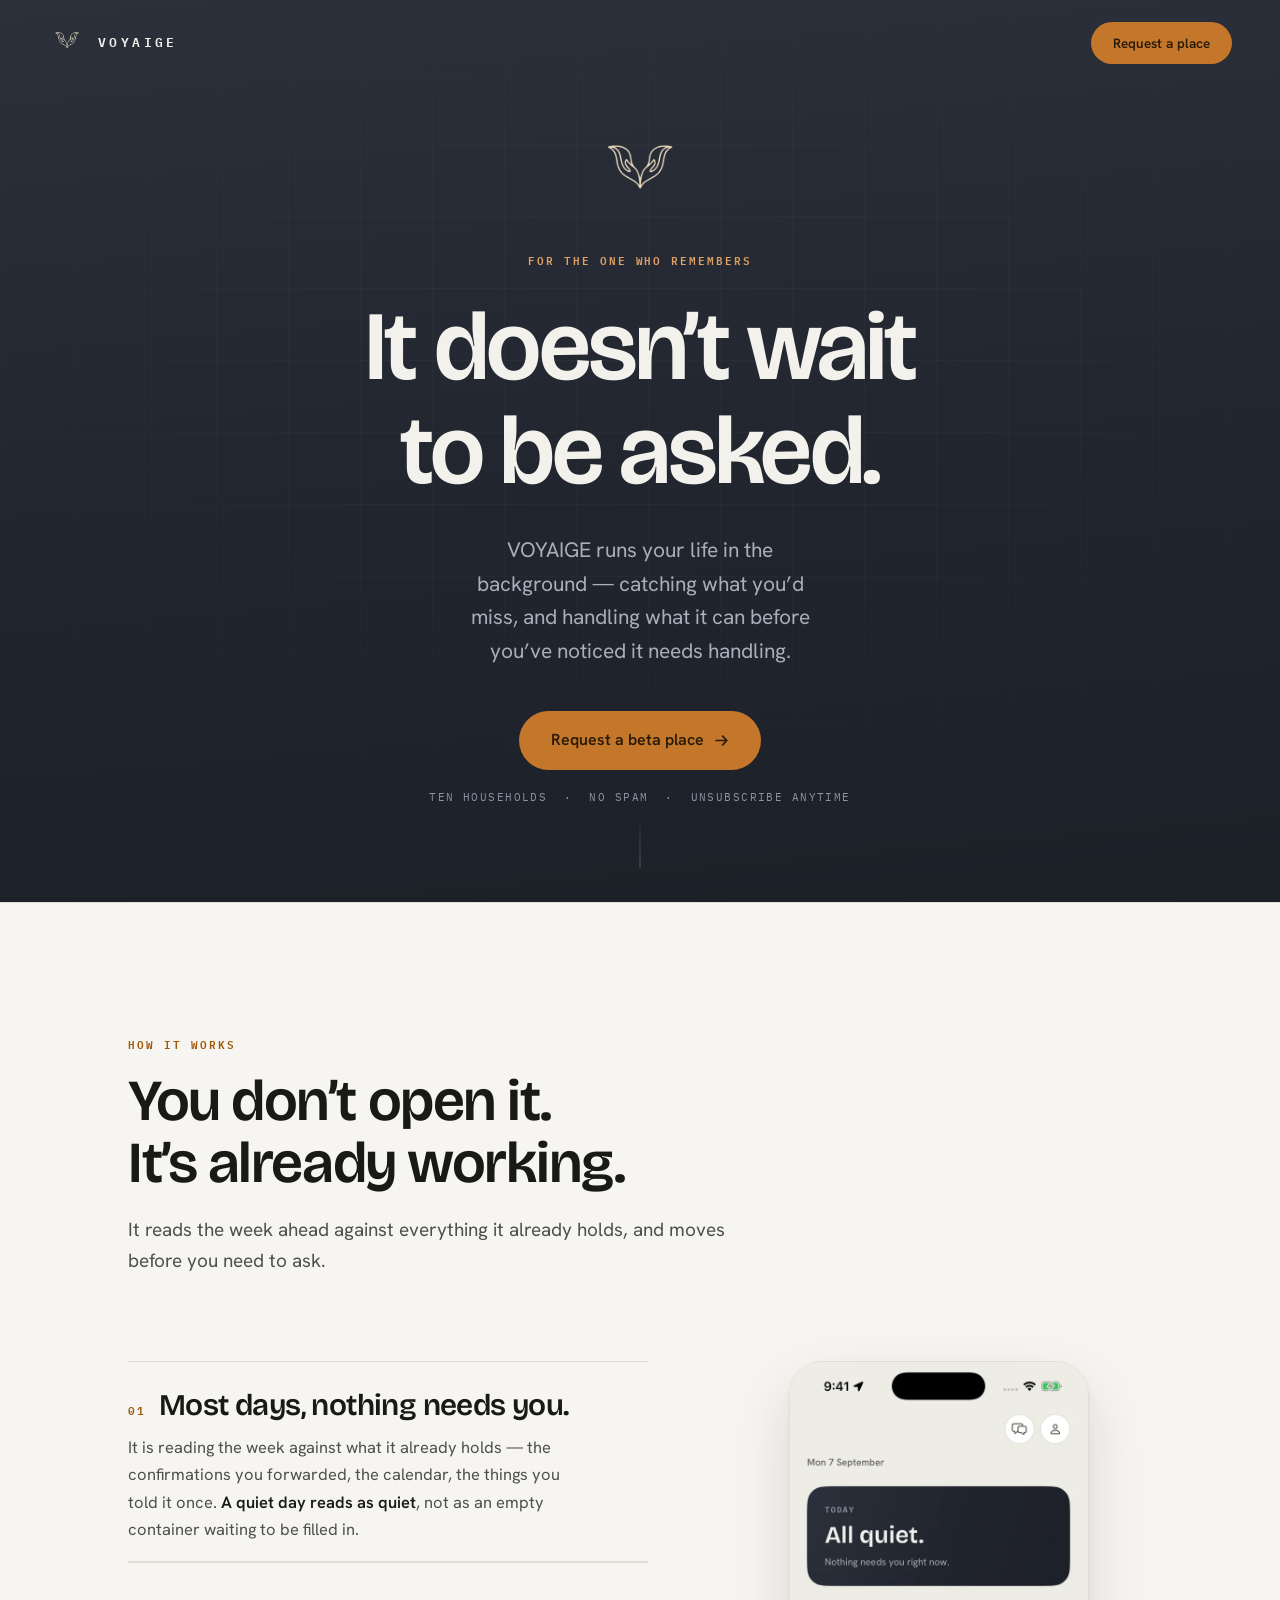
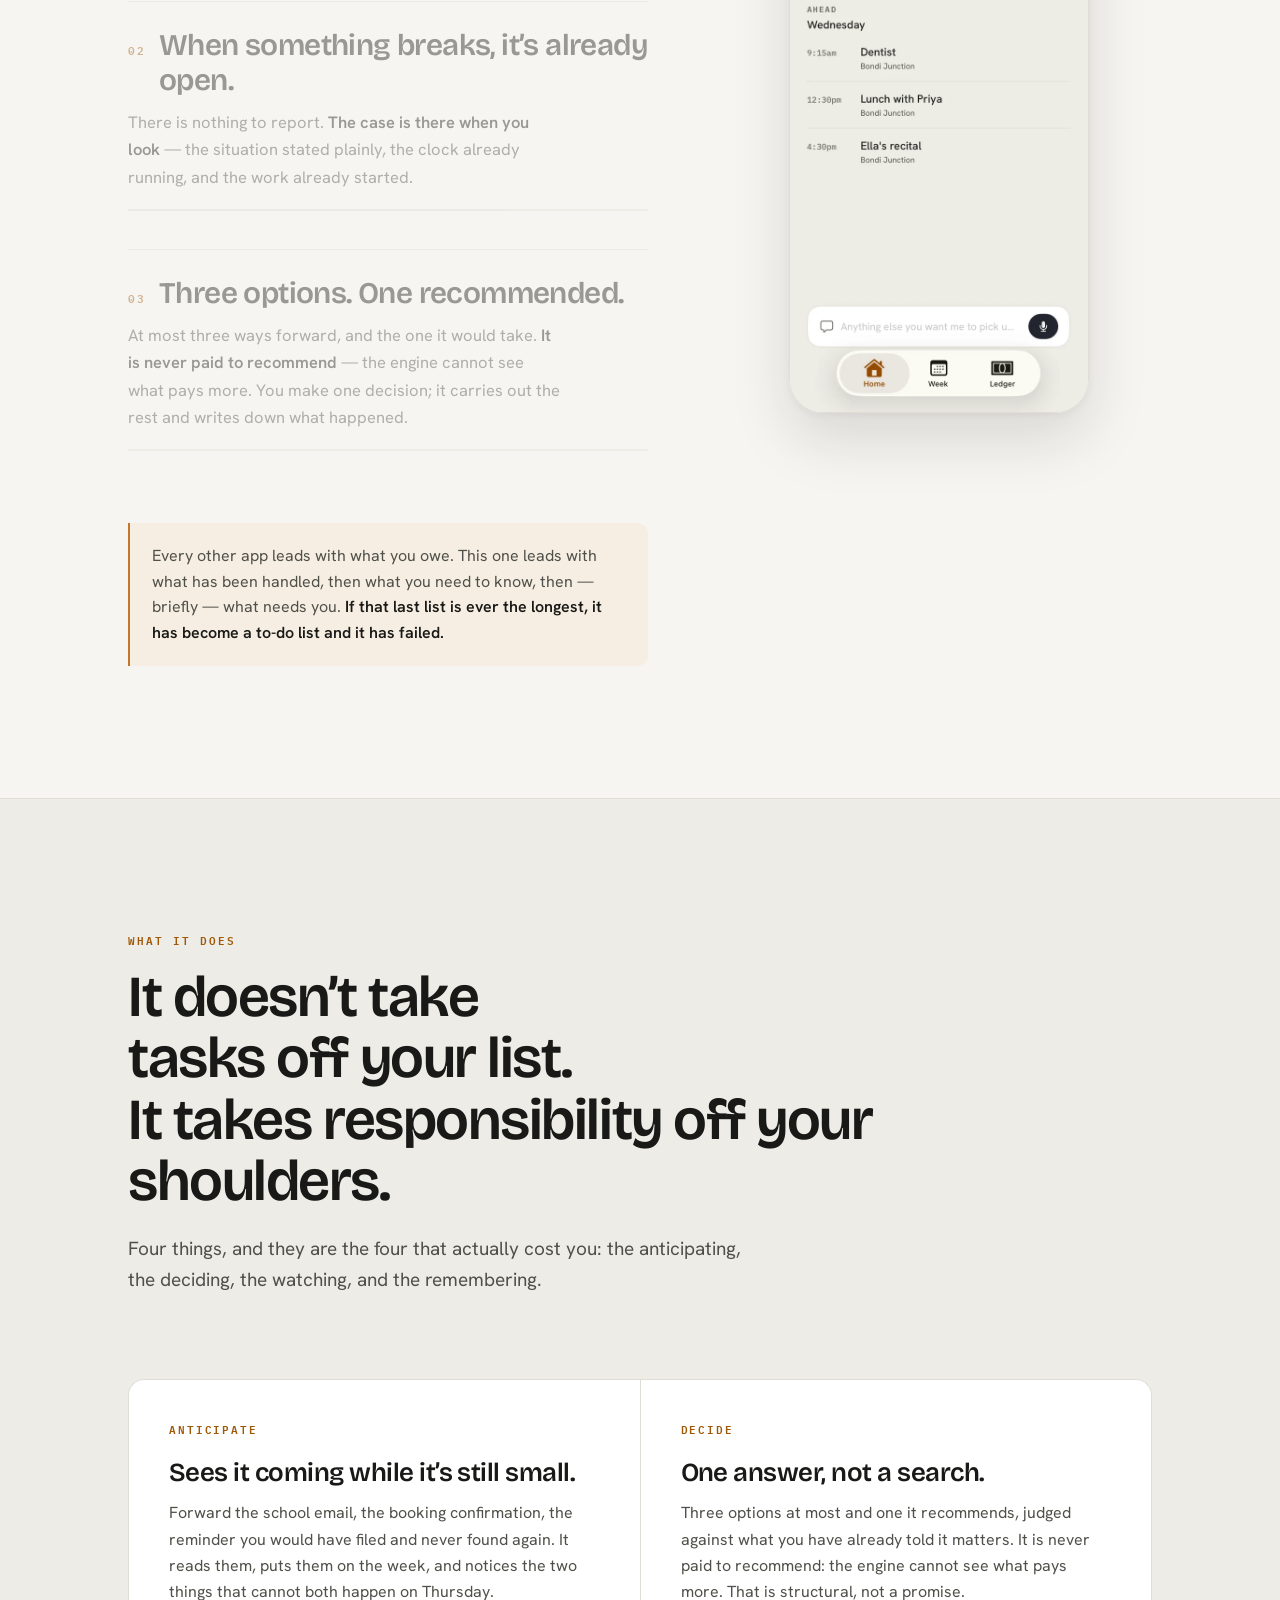
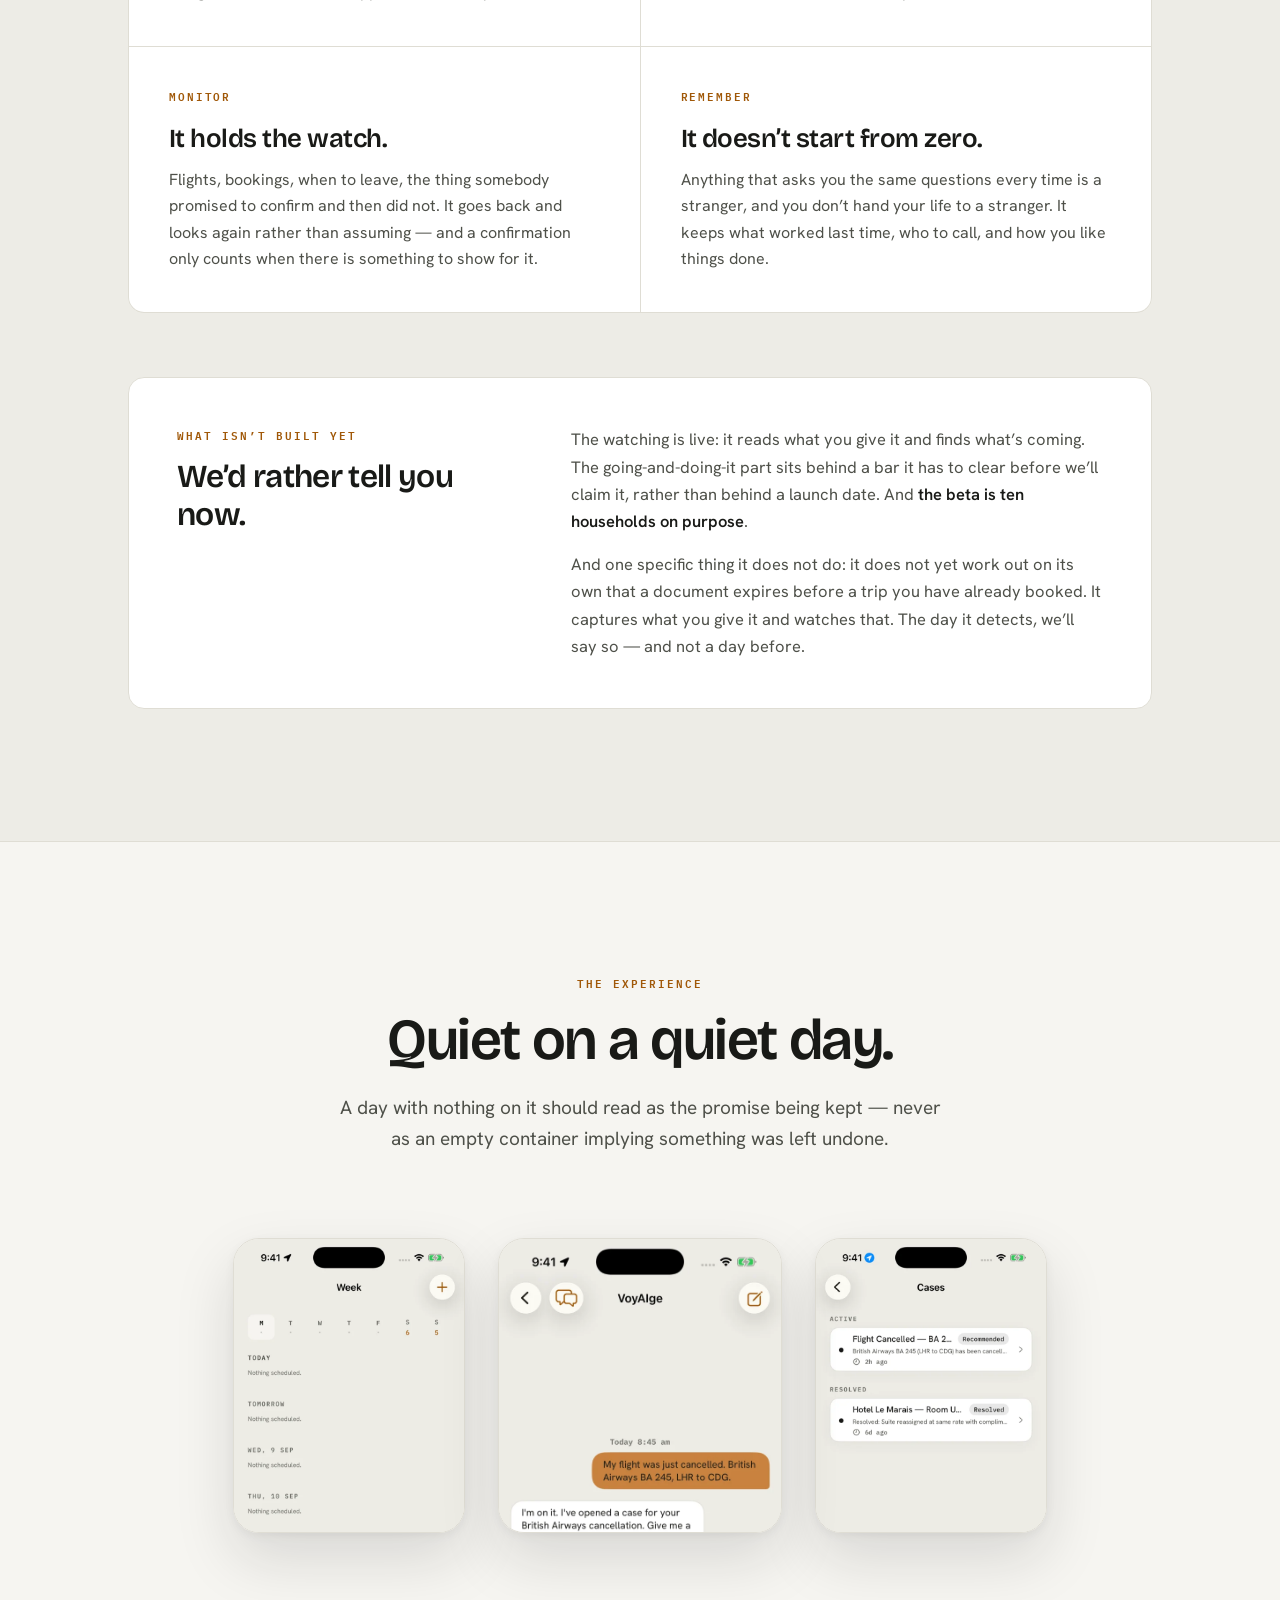
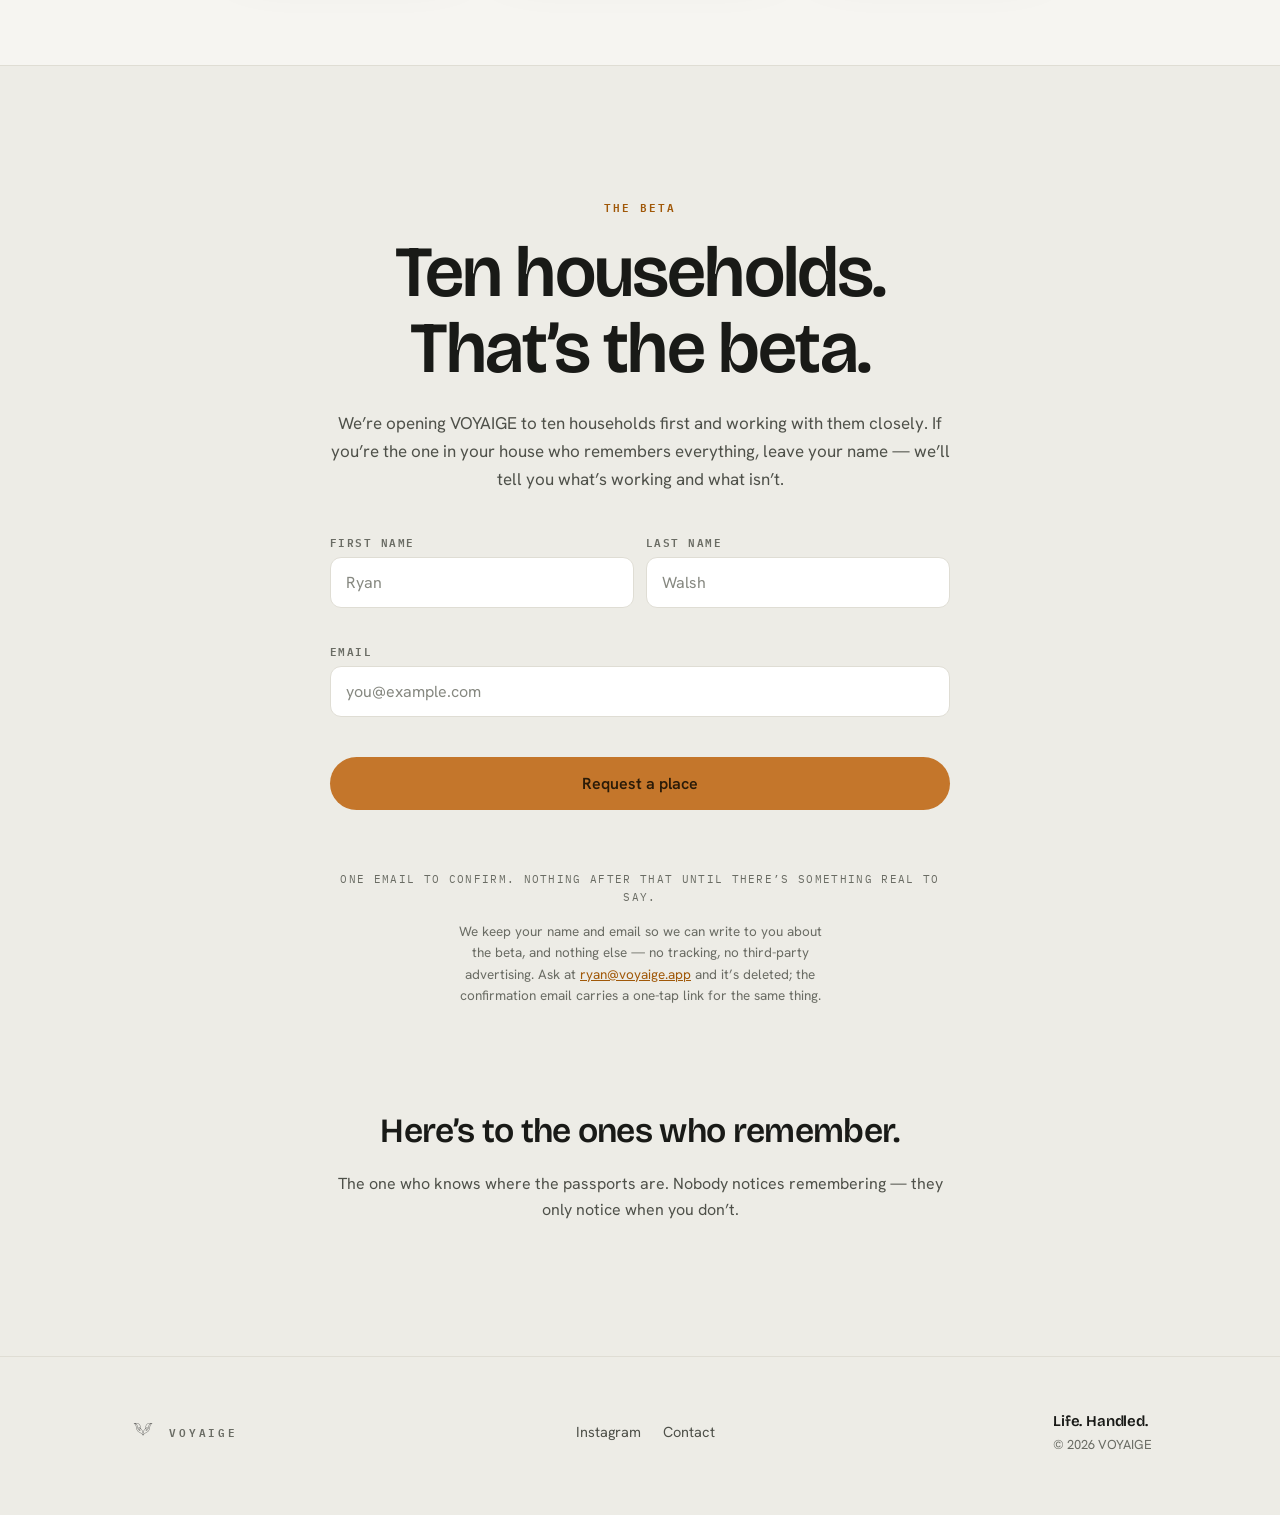
<file: index.html>
<!DOCTYPE html>
<html lang="en">
<head>
  <meta charset="UTF-8">
  <meta name="viewport" content="width=device-width, initial-scale=1.0">

  <!--
    Rewritten 2026-09-07 to .notes/reference/VOYAIGE_CONTENT_CANON_202608.md
    and the six functions in VOYAIGE/CLAUDE.md.

    WHAT WAS HERE BEFORE, so nobody restores it by accident: the hero read
    "Your AI concierge for when plans change" — the retired one-liner, named in
    canon §9 for leading with a category noun that drags travel behind it. The
    features section led with "The four pillars" (Find / Fix / Protect /
    Inform), which VOYAIGE/CLAUDE.md explicitly stopped being the frame on
    2026-08-26. And the whole "how it works" section was a flight-cancellation
    story, on a page for a product whose defining trait is that its user is
    chronically over-capacity, not that they travel.

    THE FIVE CHECKS anything on this page has to pass (canon §13):
      1. leads with the posture, never a category noun
      2. every claim inside its gate — nothing here claims execution as
         shipped, and no dollar figure appears anywhere, because the value
         ledger's gate (§8) is that no dollar figure goes public before the
         ledger has produced one
      3. the unit is consequence, never hours returned
      4. right register for the audience — this is a parent-facing page, so no
         strategy vocabulary and no competitor names
      5. nothing from the never-say list: no "concierge", no "AI-powered", no
         "assistant", no "always on", no emojis, no plane or boarding-pass
         motifs, no "voyage" wordplay
  -->

  <title>VOYAIGE — It doesn&rsquo;t wait to be asked.</title>
  <meta name="description" content="VOYAIGE runs your life in the background — catching what you'd miss, and handling what it can before you've noticed it needs handling.">

  <meta property="og:title" content="VOYAIGE — It doesn&rsquo;t wait to be asked.">
  <meta property="og:description" content="VOYAIGE runs your life in the background — catching what you'd miss, and handling what it can before you've noticed it needs handling.">
  <meta property="og:type" content="website">
  <meta property="og:url" content="https://voyaige.app/">
  <meta property="og:image" content="https://voyaige.app/assets/logo-mark.png">
  <meta name="twitter:card" content="summary">
  <meta name="theme-color" content="#EDECE6">
  <link rel="canonical" href="https://voyaige.app/">
  <link rel="icon" href="assets/logo-mark.png">

  <!-- The app's own three faces: Bricolage Grotesque (display), Hanken
       Grotesk (interface), IBM Plex Mono (data). Same files the iOS app
       bundles, so the site and the product are set in one voice. -->
  <link rel="preconnect" href="https://fonts.googleapis.com">
  <link rel="preconnect" href="https://fonts.gstatic.com" crossorigin>
  <link rel="stylesheet" href="https://fonts.googleapis.com/css2?family=Bricolage+Grotesque:opsz,wght@12..96,600&amp;family=Hanken+Grotesk:wght@400;500;600&amp;family=IBM+Plex+Mono:wght@500;600&amp;display=swap">

  <!-- Sets the class the reveal animation is scoped to, before first paint.
       If this never runs — JS blocked, script error — every .reveal element
       stays at full opacity and the page renders complete rather than blank.
       See the Reveal section of styles/site.css. -->
  <script>document.documentElement.className += ' js';</script>

  <link rel="stylesheet" href="styles/site.css">
</head>
<body>

  <!-- ═══════════ NAV ═══════════ -->
  <nav id="nav">
    <a href="#hero" class="nav-logo" aria-label="VOYAIGE home">
      <img src="assets/logo-mark.webp" alt="" aria-hidden="true" width="240" height="216">
      <span class="nav-wordmark">VOYAIGE</span>
    </a>
    <a href="#waitlist" class="nav-cta">Request a place</a>
  </nav>


  <!-- ═══════════ HERO — the stage ═══════════ -->
  <section id="hero">
    <div class="hero-inner">
      <div class="hero-mark">
        <img src="assets/logo-mark.webp" alt="" aria-hidden="true" width="240" height="216">
      </div>

      <p class="eyebrow hero-eyebrow">For the one who remembers</p>

      <h1 class="display hero-headline">It doesn&rsquo;t wait to be asked.</h1>

      <p class="hero-sub">
        VOYAIGE runs your life in the background &mdash; catching what you&rsquo;d miss,
        and handling what it can before you&rsquo;ve noticed it needs handling.
      </p>

      <div class="hero-cta-group">
        <a href="#waitlist" class="btn-primary">
          Request a beta place
          <svg width="15" height="15" viewBox="0 0 14 14" fill="none" aria-hidden="true">
            <path d="M2 7h10M8 3l4 4-4 4" stroke="currentColor" stroke-width="1.6" stroke-linecap="round" stroke-linejoin="round"/>
          </svg>
        </a>
        <span class="hero-note">Ten households &nbsp;&middot;&nbsp; No spam &nbsp;&middot;&nbsp; Unsubscribe anytime</span>
      </div>
    </div>
    <div class="scroll-hint" aria-hidden="true"></div>
  </section>


  <!-- ═══════════ HOW IT WORKS ═══════════ -->
  <section id="how-it-works">
    <div class="container">
      <div class="section-head reveal">
        <span class="eyebrow">How it works</span>
        <h2 class="display section-headline">You don&rsquo;t open it.<br>It&rsquo;s already working.</h2>
        <p class="section-sub">
          It reads the week ahead against everything it already holds, and moves
          before you need to ask.
        </p>
      </div>

      <div class="hiw-grid">
        <div class="hiw-steps" id="hiwSteps">

          <div class="hiw-step active" data-step="0">
            <div class="step-top">
              <span class="step-num">01</span>
              <h3 class="step-heading">Most days, nothing needs you.</h3>
            </div>
            <p class="step-body">
              It is reading the week against what it already holds &mdash; the
              confirmations you forwarded, the calendar, the things you told it
              once. <strong>A quiet day reads as quiet</strong>, not as an empty
              container waiting to be filled in.
            </p>
            <div class="step-track"><div class="step-fill" id="fill-0"></div></div>
          </div>

          <div class="hiw-step" data-step="1">
            <div class="step-top">
              <span class="step-num">02</span>
              <h3 class="step-heading">When something breaks, it&rsquo;s already open.</h3>
            </div>
            <p class="step-body">
              There is nothing to report. <strong>The case is there when you
              look</strong> &mdash; the situation stated plainly, the clock
              already running, and the work already started.
            </p>
            <div class="step-track"><div class="step-fill" id="fill-1"></div></div>
          </div>

          <div class="hiw-step" data-step="2">
            <div class="step-top">
              <span class="step-num">03</span>
              <h3 class="step-heading">Three options. One recommended.</h3>
            </div>
            <p class="step-body">
              At most three ways forward, and the one it would take.
              <strong>It is never paid to recommend</strong> &mdash; the engine
              cannot see what pays more. You make one decision; it carries out
              the rest and writes down what happened.
            </p>
            <div class="step-track"><div class="step-fill" id="fill-2"></div></div>
          </div>

          <p class="hiw-kicker reveal">
            Every other app leads with what you owe. This one leads with what has
            been handled, then what you need to know, then &mdash; briefly &mdash;
            what needs you. <strong>If that last list is ever the longest, it has
            become a to-do list and it has failed.</strong>
          </p>
        </div>

        <div class="hiw-visual">
          <div class="phone" id="hiwPhone">
            <div class="phone-screen active" data-screen="0">
              <img src="assets/screen-quiet.webp" alt="The VOYAIGE home screen on a quiet day, reading “All quiet — nothing needs you right now”, with the days ahead listed below." width="640" height="1391" loading="lazy" decoding="async">
            </div>
            <div class="phone-screen" data-screen="1">
              <img src="assets/screen-case.webp" alt="The VOYAIGE home screen with an open case: a cancelled flight, three options ready, one recommended." width="640" height="1391" loading="lazy" decoding="async">
            </div>
            <div class="phone-screen" data-screen="2">
              <img src="assets/screen-options.webp" alt="A VOYAIGE case detail screen showing the options for a cancelled flight, with one marked Recommended." width="640" height="1391" loading="lazy" decoding="async">
            </div>
          </div>
        </div>
      </div>
    </div>
  </section>


  <!-- ═══════════ WHAT IT DOES ═══════════ -->
  <section id="features">
    <div class="container">
      <div class="section-head reveal">
        <span class="eyebrow">What it does</span>
        <h2 class="display section-headline">
          It doesn&rsquo;t take tasks off your list.<br>It takes responsibility off your shoulders.
        </h2>
        <p class="section-sub">
          Four things, and they are the four that actually cost you: the
          anticipating, the deciding, the watching, and the remembering.
        </p>
      </div>

      <div class="features-grid">
        <div class="feature-card reveal">
          <span class="feature-label">Anticipate</span>
          <h3 class="feature-title">Sees it coming while it&rsquo;s still small.</h3>
          <p class="feature-body">
            Forward the school email, the booking confirmation, the reminder you
            would have filed and never found again. It reads them, puts them on
            the week, and notices the two things that cannot both happen on
            Thursday.
          </p>
        </div>

        <div class="feature-card reveal reveal-d1">
          <span class="feature-label">Decide</span>
          <h3 class="feature-title">One answer, not a search.</h3>
          <p class="feature-body">
            Three options at most and one it recommends, judged against what you
            have already told it matters. It is never paid to recommend: the
            engine cannot see what pays more. That is structural, not a promise.
          </p>
        </div>

        <div class="feature-card reveal reveal-d2">
          <span class="feature-label">Monitor</span>
          <h3 class="feature-title">It holds the watch.</h3>
          <p class="feature-body">
            Flights, bookings, when to leave, the thing somebody promised to
            confirm and then did not. It goes back and looks again rather than
            assuming &mdash; and a confirmation only counts when there is
            something to show for it.
          </p>
        </div>

        <div class="feature-card reveal reveal-d3">
          <span class="feature-label">Remember</span>
          <h3 class="feature-title">It doesn&rsquo;t start from zero.</h3>
          <p class="feature-body">
            Anything that asks you the same questions every time is a stranger,
            and you don&rsquo;t hand your life to a stranger. It keeps what
            worked last time, who to call, and how you like things done.
          </p>
        </div>
      </div>

      <!-- Canon §4, the sixth belief: we say what isn't built yet, then
           immediately name one thing that isn't. -->
      <div class="honesty reveal">
        <div>
          <span class="eyebrow">What isn&rsquo;t built yet</span>
          <h3 class="honesty-title">We&rsquo;d rather tell you now.</h3>
        </div>
        <div>
          <p>
            The watching is live: it reads what you give it and finds what&rsquo;s
            coming. The going-and-doing-it part sits behind a bar it has to clear
            before we&rsquo;ll claim it, rather than behind a launch date. And
            <strong>the beta is ten households on purpose</strong>.
          </p>
          <p>
            And one specific thing it does not do: it does not yet work out on
            its own that a document expires before a trip you have already
            booked. It captures what you give it and watches that. The day it
            detects, we&rsquo;ll say so &mdash; and not a day before.
          </p>
        </div>
      </div>
    </div>
  </section>


  <!-- ═══════════ THE EXPERIENCE ═══════════ -->
  <section id="preview">
    <div class="container">
      <div class="section-head reveal">
        <span class="eyebrow">The experience</span>
        <h2 class="display section-headline">Quiet on a quiet day.</h2>
        <p class="section-sub">
          A day with nothing on it should read as the promise being kept &mdash;
          never as an empty container implying something was left undone.
        </p>
      </div>

      <div class="phones-row">
        <img class="screen-side reveal reveal-d1" src="assets/screen-week.webp"
             alt="The VOYAIGE week view, showing each day ahead and what is on it." width="640" height="1391" loading="lazy" decoding="async">
        <img class="screen-main reveal" src="assets/screen-chat.webp"
             alt="A VOYAIGE conversation resolving a cancelled flight, ending in a single recommendation." width="640" height="1391" loading="lazy" decoding="async">
        <img class="screen-side reveal reveal-d2" src="assets/screen-resolved.webp"
             alt="The VOYAIGE cases list, showing one active case and one already resolved." width="640" height="1391" loading="lazy" decoding="async">
      </div>
    </div>
  </section>


  <!-- ═══════════ THE BETA ═══════════ -->
  <section id="waitlist">
    <div class="container">
      <div class="waitlist-inner">
        <span class="eyebrow reveal">The beta</span>
        <h2 class="display waitlist-headline reveal reveal-d1">Ten households.<br>That&rsquo;s the beta.</h2>
        <p class="waitlist-sub reveal reveal-d2">
          We&rsquo;re opening VOYAIGE to ten households first and working with
          them closely. If you&rsquo;re the one in your house who remembers
          everything, leave your name &mdash; we&rsquo;ll tell you what&rsquo;s
          working and what isn&rsquo;t.
        </p>

        <form class="waitlist-form reveal reveal-d3" id="waitlistForm" data-source="site" novalidate>
          <div class="field-row">
            <div class="field">
              <label for="firstName">First name</label>
              <input type="text" id="firstName" name="firstName" autocomplete="given-name"
                     placeholder="Ryan" required maxlength="80"
                     aria-describedby="firstNameError">
              <span class="field-error" id="firstNameError" role="status" aria-live="polite"></span>
            </div>
            <div class="field">
              <label for="lastName">Last name</label>
              <input type="text" id="lastName" name="lastName" autocomplete="family-name"
                     placeholder="Walsh" required maxlength="80"
                     aria-describedby="lastNameError">
              <span class="field-error" id="lastNameError" role="status" aria-live="polite"></span>
            </div>
          </div>

          <div class="field">
            <label for="email">Email</label>
            <input type="email" id="email" name="email" autocomplete="email"
                   placeholder="you@example.com" required maxlength="254"
                   aria-describedby="emailError">
            <span class="field-error" id="emailError" role="status" aria-live="polite"></span>
          </div>

          <!-- Not for people. Off-screen rather than display:none, because the
               bots that skip a hidden field are the ones that read the
               computed style. The name is deliberately non-semantic: an
               address-autofill name like "company" gets filled by the browser
               even against autocomplete="off", and a filled honeypot is a
               silently dropped signup. -->
          <div class="hp" aria-hidden="true">
            <label for="vgNote">Leave this empty</label>
            <input type="text" id="vgNote" name="vgNote" tabindex="-1" autocomplete="off">
          </div>

          <button type="submit" class="waitlist-submit" id="submitBtn">Request a place</button>
        </form>

        <p class="form-status" id="formStatus" role="status" aria-live="polite"></p>

        <p class="waitlist-note reveal">One email to confirm. Nothing after that until there&rsquo;s something real to say.</p>

        <p class="waitlist-legal reveal">
          We keep your name and email so we can write to you about the beta, and
          nothing else &mdash; no tracking, no third-party advertising. Ask at
          <a href="mailto:ryan@voyaige.app">ryan@voyaige.app</a> and it&rsquo;s
          deleted; the confirmation email carries a one-tap link for the same thing.
        </p>

        <p class="tribute reveal">
          Here&rsquo;s to the ones who remember.
          <span>The one who knows where the passports are. Nobody notices remembering &mdash; they only notice when you don&rsquo;t.</span>
        </p>
      </div>
    </div>
  </section>


  <!-- ═══════════ FOOTER ═══════════ -->
  <footer>
    <div class="container">
      <div class="footer-inner">
        <a href="#hero" class="footer-logo" aria-label="Back to top">
          <img src="assets/logo-mark.webp" alt="" aria-hidden="true" width="240" height="216">
          <span class="footer-wordmark">VOYAIGE</span>
        </a>
        <div class="footer-links">
          <a href="https://instagram.com/voyaige.app" class="footer-link" target="_blank" rel="noopener noreferrer">Instagram</a>
          <a href="mailto:ryan@voyaige.app" class="footer-link">Contact</a>
        </div>
        <div>
          <p class="footer-tagline">Life. Handled.</p>
          <p class="footer-meta">&copy; 2026 VOYAIGE</p>
        </div>
      </div>
    </div>
  </footer>

  <script src="js/site.js" defer></script>
  <script src="js/waitlist.js" defer></script>
</body>
</html>
</file>
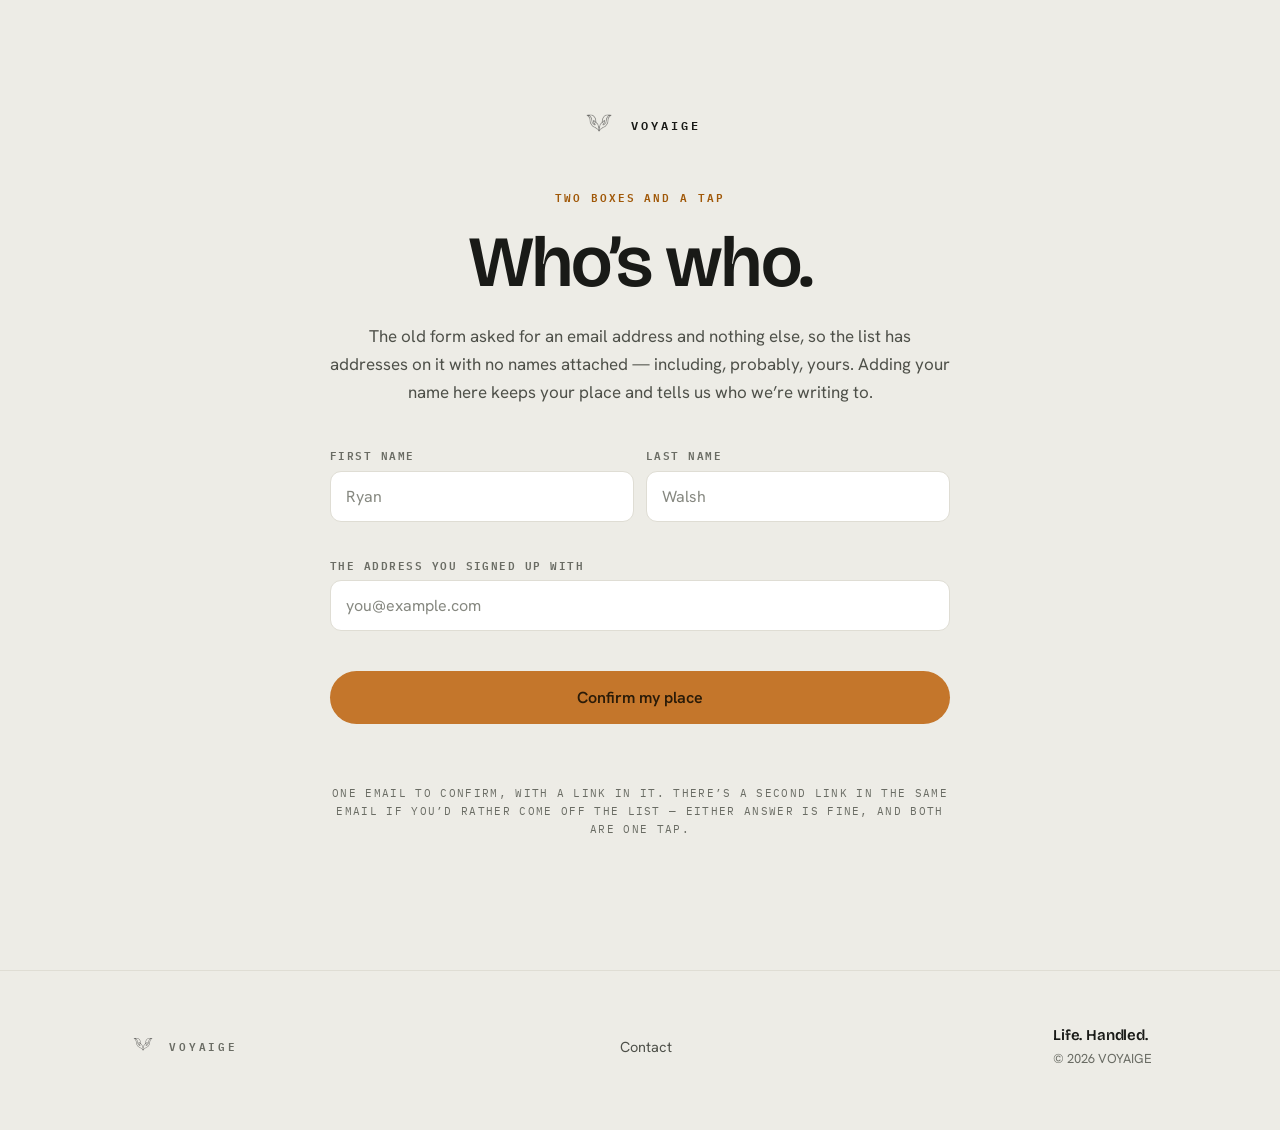
<file: confirm/index.html>
<!DOCTYPE html>
<html lang="en">
<head>
  <meta charset="UTF-8">
  <meta name="viewport" content="width=device-width, initial-scale=1.0">

  <!--
    /confirm — the recovery path for the list we already have.

    THE PROBLEM THIS SOLVES. Until 2026-09-07 the homepage form posted the
    browser straight at Loops with `{email}` and nothing else, so the mailing
    list holds addresses with no name attached and no record that anyone at
    those addresses ever asked. This page is where an existing subscriber
    attaches their name and confirms the address, through exactly the same
    endpoint and the same confirmation mail a new signup goes through — the
    only difference is the `source` it is filed under.

    It is deliberately noindex: it is a destination for one campaign, not a
    page anybody should arrive at from a search.
  -->

  <title>Confirm your details — VOYAIGE</title>
  <meta name="description" content="Confirm your email address and add your name to your place on the VOYAIGE list.">
  <meta name="robots" content="noindex,nofollow">
  <meta name="theme-color" content="#EDECE6">
  <link rel="icon" href="/assets/logo-mark.png">

  <link rel="preconnect" href="https://fonts.googleapis.com">
  <link rel="preconnect" href="https://fonts.gstatic.com" crossorigin>
  <link rel="stylesheet" href="https://fonts.googleapis.com/css2?family=Bricolage+Grotesque:opsz,wght@12..96,600&amp;family=Hanken+Grotesk:wght@400;500;600&amp;family=IBM+Plex+Mono:wght@500;600&amp;display=swap">

  <link rel="stylesheet" href="/styles/site.css">
  <style>
    /* One page, one section — no fixed nav to sit under. */
    body { display: flex; flex-direction: column; min-height: 100svh; }
    #confirm { flex: 1; padding-top: clamp(56px, 12vh, 120px); }
    .confirm-logo { display: flex; align-items: center; justify-content: center; gap: 12px; text-decoration: none; margin-bottom: 44px; }
    .confirm-logo img { width: 40px; height: auto; }
    .confirm-logo span { font-family: var(--mono); font-size: 12px; font-weight: 600; letter-spacing: 0.26em; color: var(--ink); }
  </style>
</head>
<body>

  <section id="confirm">
    <div class="container">
      <div class="waitlist-inner">

        <a href="/" class="confirm-logo" aria-label="VOYAIGE home">
          <img src="/assets/logo-mark.webp" alt="" aria-hidden="true" width="240" height="216">
          <span>VOYAIGE</span>
        </a>

        <span class="eyebrow">Two boxes and a tap</span>
        <h1 class="display waitlist-headline">Who&rsquo;s who.</h1>
        <p class="waitlist-sub">
          The old form asked for an email address and nothing else, so the list
          has addresses on it with no names attached &mdash; including,
          probably, yours. Adding your name here keeps your place and tells us
          who we&rsquo;re writing to.
        </p>

        <form class="waitlist-form" id="waitlistForm" data-source="loops_reconfirm" novalidate>
          <div class="field-row">
            <div class="field">
              <label for="firstName">First name</label>
              <input type="text" id="firstName" name="firstName" autocomplete="given-name"
                     placeholder="Ryan" required maxlength="80" aria-describedby="firstNameError">
              <span class="field-error" id="firstNameError" role="status" aria-live="polite"></span>
            </div>
            <div class="field">
              <label for="lastName">Last name</label>
              <input type="text" id="lastName" name="lastName" autocomplete="family-name"
                     placeholder="Walsh" required maxlength="80" aria-describedby="lastNameError">
              <span class="field-error" id="lastNameError" role="status" aria-live="polite"></span>
            </div>
          </div>

          <div class="field">
            <label for="email">The address you signed up with</label>
            <input type="email" id="email" name="email" autocomplete="email"
                   placeholder="you@example.com" required maxlength="254" aria-describedby="emailError">
            <span class="field-error" id="emailError" role="status" aria-live="polite"></span>
          </div>

          <!-- Non-semantic name on purpose — see index.html. -->
          <div class="hp" aria-hidden="true">
            <label for="vgNote">Leave this empty</label>
            <input type="text" id="vgNote" name="vgNote" tabindex="-1" autocomplete="off">
          </div>

          <button type="submit" class="waitlist-submit" id="submitBtn">Confirm my place</button>
        </form>

        <p class="form-status" id="formStatus" role="status" aria-live="polite"></p>

        <p class="waitlist-note">
          One email to confirm, with a link in it. There&rsquo;s a second link in
          the same email if you&rsquo;d rather come off the list &mdash; either
          answer is fine, and both are one tap.
        </p>
      </div>
    </div>
  </section>

  <footer>
    <div class="container">
      <div class="footer-inner">
        <a href="/" class="footer-logo" aria-label="VOYAIGE home">
          <img src="/assets/logo-mark.webp" alt="" aria-hidden="true" width="240" height="216">
          <span class="footer-wordmark">VOYAIGE</span>
        </a>
        <div class="footer-links">
          <a href="mailto:ryan@voyaige.app" class="footer-link">Contact</a>
        </div>
        <div>
          <p class="footer-tagline">Life. Handled.</p>
          <p class="footer-meta">&copy; 2026 VOYAIGE</p>
        </div>
      </div>
    </div>
  </footer>

  <script src="/js/waitlist.js" defer></script>
</body>
</html>
</file>
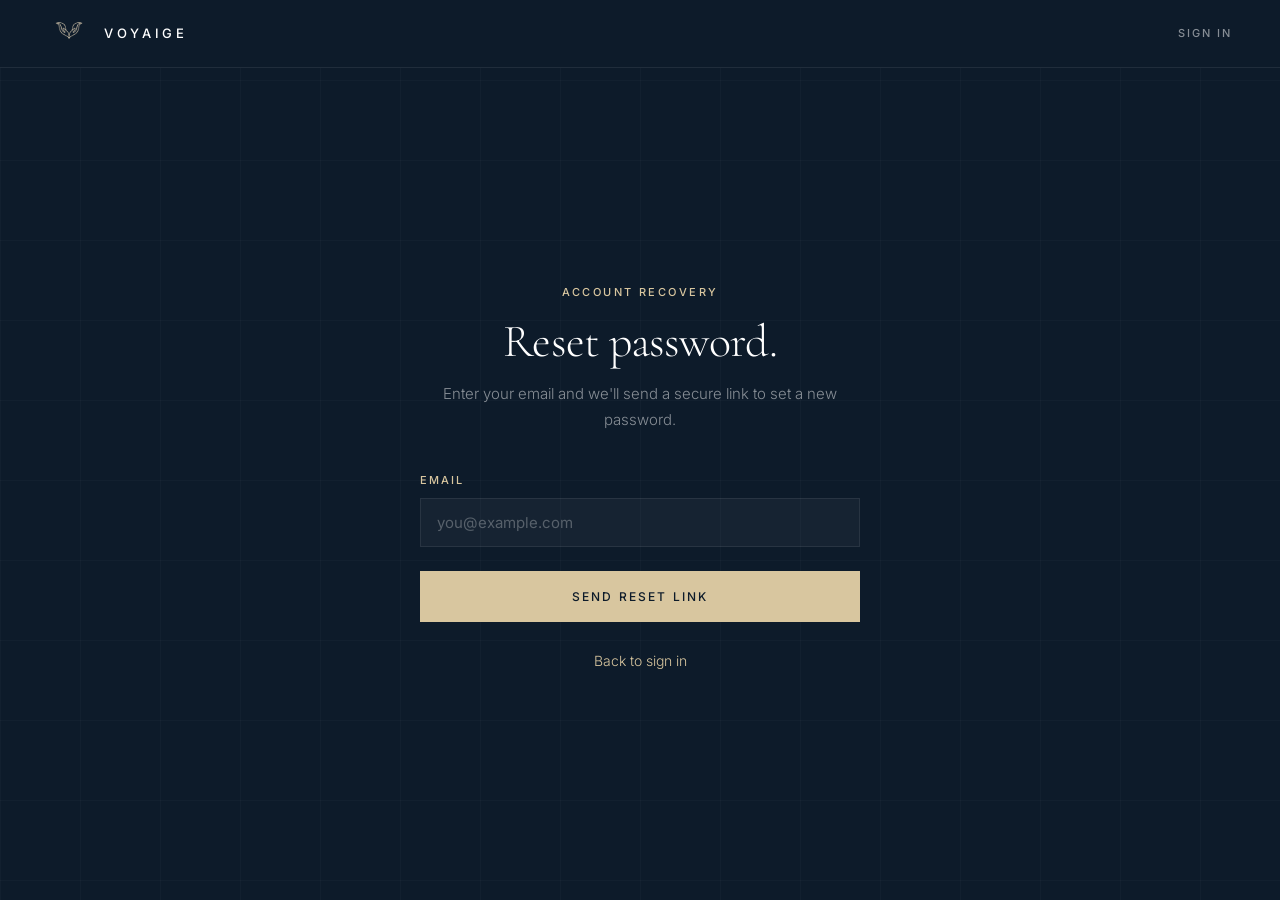
<file: forgot-password.html>
<!DOCTYPE html>
<html lang="en">
<head>
  <meta charset="UTF-8">
  <meta name="viewport" content="width=device-width, initial-scale=1.0">
  <title>Reset password — VOYAIGE</title>
  <link rel="preconnect" href="https://fonts.googleapis.com">
  <link rel="preconnect" href="https://fonts.gstatic.com" crossorigin>
  <link href="https://fonts.googleapis.com/css2?family=Cormorant+Garamond:ital,wght@0,300;0,400;0,500;1,300;1,400&family=Inter:wght@300;400;500&display=swap" rel="stylesheet">
  <link rel="stylesheet" href="/styles/tokens.css">
</head>
<body>

  <nav id="nav" class="solid">
    <a href="/" class="nav-logo" aria-label="VOYAIGE home">
      <img src="/assets/logo-mark.png" alt="" aria-hidden="true" width="42" height="35" style="display:block;">
      <span class="nav-wordmark">VOYAIGE</span>
    </a>
    <div class="nav-right"><a href="/login" class="nav-link">Sign in</a></div>
  </nav>

  <div class="auth-shell">
    <div class="auth-panel">
      <div class="auth-header">
        <p class="eyebrow enter">Account recovery</p>
        <h1 class="display auth-title hl">Reset password.</h1>
        <p class="auth-sub enter enter-d3">Enter your email and we'll send a secure link to set a new password.</p>
      </div>

      <div id="banner" class="banner"></div>

      <form id="reset-form" novalidate>
        <label class="field">
          <span class="field-label">Email</span>
          <input class="field-input" type="email" id="email" autocomplete="email" placeholder="you@example.com" required>
          <span class="field-error" id="form-error"></span>
        </label>
        <button type="submit" class="btn-primary btn-block" id="reset-submit">Send reset link</button>
      </form>

      <p class="auth-foot"><a href="/login">Back to sign in</a></p>
    </div>
  </div>

  <script type="module">
    import { supabase } from '/js/supabase-client.js';
    import '/js/nav-scroll.js';
    import '/js/auth-atmosphere.js';

    const banner = document.getElementById('banner');
    function setBanner(msg, kind) { banner.className = `banner show banner-${kind}`; banner.textContent = msg; }

    document.getElementById('reset-form').addEventListener('submit', async (e) => {
      e.preventDefault();
      const email = document.getElementById('email').value.trim();
      const errEl = document.getElementById('form-error');
      const submit = document.getElementById('reset-submit');
      errEl.textContent = '';
      if (!/^[^\s@]+@[^\s@]+\.[^\s@]+$/.test(email)) { errEl.textContent = 'Enter a valid email address.'; return; }

      submit.disabled = true; submit.textContent = 'Sending…';
      // Land on /reset-password — the only page that can consume the recovery
      // session and call updateUser. Keep this URL bare: Supabase matches
      // redirectTo against the project's redirect allow list.
      const { error } = await supabase.auth.resetPasswordForEmail(email, {
        redirectTo: `${location.origin}/reset-password`,
      });
      submit.disabled = false; submit.textContent = 'Send reset link';

      // Always confirm (don't reveal whether an email is registered).
      setBanner('If that email has an account, a reset link is on its way. Check your inbox.', 'success');
      document.getElementById('reset-form').reset();
      if (error) console.error('[reset]', error);
    });
  </script>

</body>
</html>
</file>
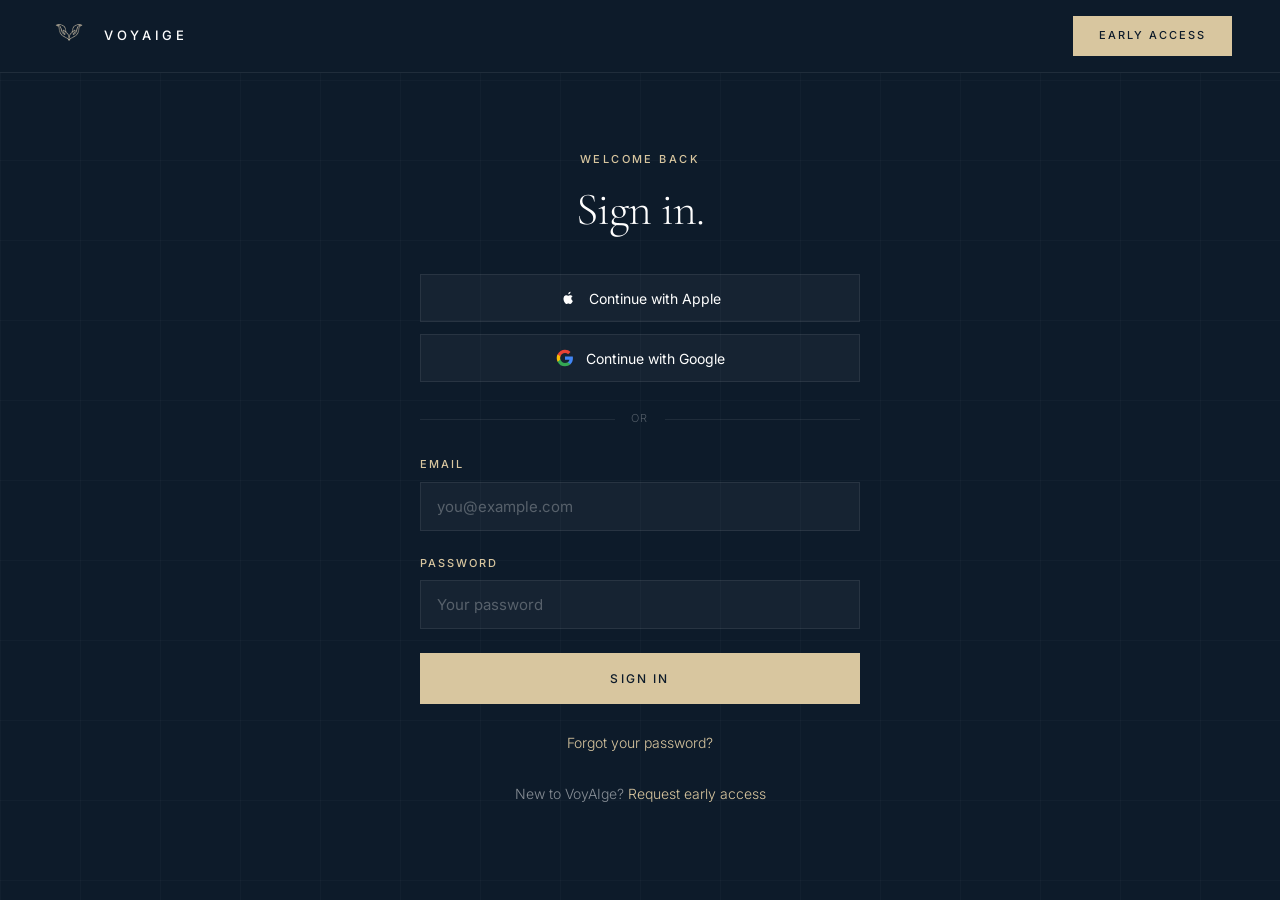
<file: login.html>
<!DOCTYPE html>
<html lang="en">
<head>
  <meta charset="UTF-8">
  <meta name="viewport" content="width=device-width, initial-scale=1.0">
  <title>Sign in — VOYAIGE</title>
  <link rel="preconnect" href="https://fonts.googleapis.com">
  <link rel="preconnect" href="https://fonts.gstatic.com" crossorigin>
  <link href="https://fonts.googleapis.com/css2?family=Cormorant+Garamond:ital,wght@0,300;0,400;0,500;1,300;1,400&family=Inter:wght@300;400;500&display=swap" rel="stylesheet">
  <link rel="stylesheet" href="/styles/tokens.css">
</head>
<body>

  <nav id="nav" class="solid">
    <a href="/" class="nav-logo" aria-label="VOYAIGE home">
      <img src="/assets/logo-mark.png" alt="" aria-hidden="true" width="42" height="35" style="display:block;">
      <span class="nav-wordmark">VOYAIGE</span>
    </a>
    <div class="nav-right">
      <!-- /signup is NOT deployed (checkout needs Stripe) — a nav CTA to a 404
           is worse than no CTA. Restore with the checkout half. -->
      <a href="/" class="nav-cta">Early access</a>
    </div>
  </nav>

  <div class="auth-shell">
    <div class="auth-panel">
      <div class="auth-header">
        <p class="eyebrow enter">Welcome back</p>
        <h1 class="display auth-title hl">Sign in.</h1>
      </div>

      <div id="banner" class="banner"></div>

      <div class="oauth-row">
        <button class="oauth-btn" id="apple-btn">
          <svg viewBox="0 0 24 24" fill="currentColor" aria-hidden="true"><path d="M16.36 12.78c.02 2.32 2.04 3.09 2.06 3.1-.02.05-.32 1.11-1.06 2.2-.64.95-1.3 1.9-2.35 1.92-1.02.02-1.35-.6-2.52-.6-1.17 0-1.54.58-2.5.62-1 .04-1.77-1.02-2.42-1.97-1.32-1.92-2.33-5.42-.97-7.78.67-1.17 1.88-1.91 3.18-1.93.99-.02 1.93.67 2.53.67.6 0 1.74-.83 2.94-.71.5.02 1.9.2 2.8 1.53-.07.05-1.67.98-1.66 2.92M14.6 6.04c.53-.64.89-1.53.79-2.42-.76.03-1.69.51-2.24 1.15-.49.56-.92 1.47-.81 2.33.85.07 1.72-.43 2.26-1.06"/></svg>
          Continue with Apple
        </button>
        <button class="oauth-btn" id="google-btn">
          <svg viewBox="0 0 24 24" aria-hidden="true"><path fill="#4285F4" d="M22.56 12.25c0-.78-.07-1.53-.2-2.25H12v4.26h5.92a5.06 5.06 0 0 1-2.2 3.32v2.77h3.57c2.08-1.92 3.27-4.74 3.27-8.1z"/><path fill="#34A853" d="M12 23c2.97 0 5.46-.98 7.28-2.66l-3.57-2.77c-.99.66-2.26 1.06-3.71 1.06-2.86 0-5.29-1.93-6.16-4.53H2.18v2.84A11 11 0 0 0 12 23z"/><path fill="#FBBC05" d="M5.84 14.1a6.6 6.6 0 0 1 0-4.2V7.06H2.18a11 11 0 0 0 0 9.88l3.66-2.84z"/><path fill="#EA4335" d="M12 5.38c1.62 0 3.06.56 4.21 1.64l3.15-3.15C17.45 2.09 14.97 1 12 1 7.7 1 3.99 3.47 2.18 7.06l3.66 2.84C6.71 7.31 9.14 5.38 12 5.38z"/></svg>
          Continue with Google
        </button>
      </div>

      <div class="divider-or">or</div>

      <form id="login-form" novalidate>
        <label class="field">
          <span class="field-label">Email</span>
          <input class="field-input" type="email" id="email" autocomplete="email" placeholder="you@example.com" required>
        </label>
        <label class="field">
          <span class="field-label">Password</span>
          <input class="field-input" type="password" id="password" autocomplete="current-password" placeholder="Your password" required>
          <span class="field-error" id="form-error"></span>
        </label>
        <button type="submit" class="btn-primary btn-block" id="login-submit">Sign in</button>
      </form>

      <p class="auth-foot"><a href="/forgot-password" id="forgot-link">Forgot your password?</a></p>
      <!-- Same reason. Access is waitlist-gated at / until checkout ships. -->
      <p class="auth-foot">New to VoyAIge? <a href="/">Request early access</a></p>
    </div>
  </div>

  <script type="module">
    import { supabase } from '/js/supabase-client.js';
    import { safeReturnTo, POST_AUTH_DEFAULT } from '/js/auth-guard.js';
    import '/js/nav-scroll.js';
    import '/js/auth-atmosphere.js';

    const params = new URLSearchParams(location.search);
    const returnTo = safeReturnTo(params.get('return_to'), POST_AUTH_DEFAULT);
    const banner = document.getElementById('banner');

    function setBanner(msg, kind) { banner.className = `banner show banner-${kind}`; banner.textContent = msg; }

    // Arrived from /reset-password after a successful password change.
    if (params.get('reset') === 'success') {
      setBanner('Password updated. Sign in with your new password.', 'success');
    }

    // Already signed in? Skip straight to the destination.
    (async () => {
      const { data: { session } } = await supabase.auth.getSession();
      if (session) window.location.replace(returnTo);
    })();

    document.getElementById('login-form').addEventListener('submit', async (e) => {
      e.preventDefault();
      const email = document.getElementById('email').value.trim();
      const password = document.getElementById('password').value;
      const errEl = document.getElementById('form-error');
      const submit = document.getElementById('login-submit');
      errEl.textContent = '';
      submit.disabled = true; submit.textContent = 'Signing in…';

      const { error } = await supabase.auth.signInWithPassword({ email, password });
      submit.disabled = false; submit.textContent = 'Sign in';

      if (error) {
        errEl.textContent = /invalid login/i.test(error.message)
          ? 'Email or password is incorrect.' : error.message;
        return;
      }
      window.location.replace(returnTo);
    });

    function oauth(provider) {
      supabase.auth.signInWithOAuth({
        provider,
        options: { redirectTo: `${location.origin}${returnTo}` },
      });
    }
    document.getElementById('apple-btn').onclick = () => oauth('apple');
    document.getElementById('google-btn').onclick = () => oauth('google');

    // Carry return_to into the reset flow.
    document.getElementById('forgot-link').href =
      `/forgot-password${returnTo !== POST_AUTH_DEFAULT ? `?return_to=${encodeURIComponent(returnTo)}` : ''}`;
  </script>

</body>
</html>
</file>
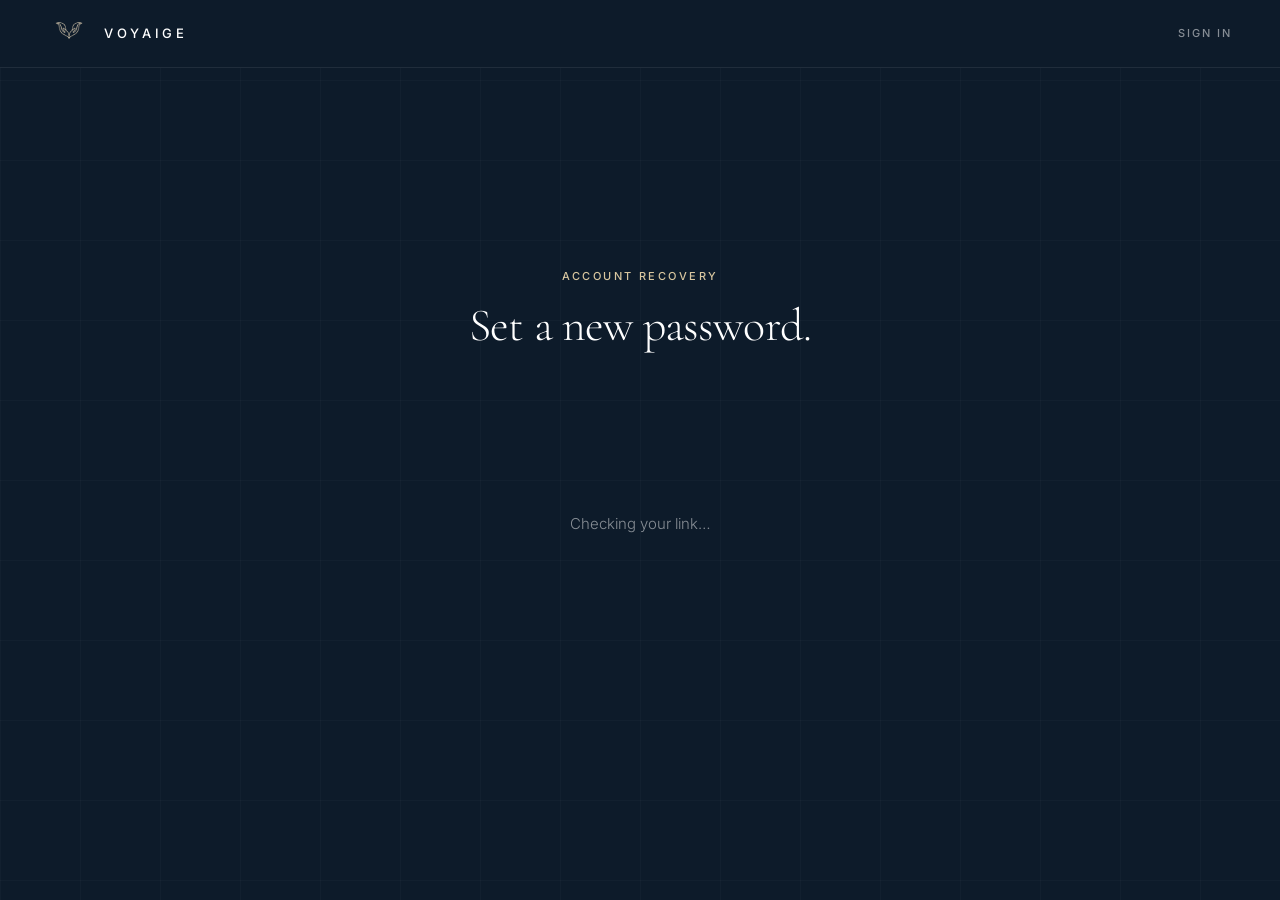
<file: reset-password.html>
<!DOCTYPE html>
<html lang="en">
<head>
  <meta charset="UTF-8">
  <meta name="viewport" content="width=device-width, initial-scale=1.0">
  <title>Set a new password — VOYAIGE</title>
  <link rel="preconnect" href="https://fonts.googleapis.com">
  <link rel="preconnect" href="https://fonts.gstatic.com" crossorigin>
  <link href="https://fonts.googleapis.com/css2?family=Cormorant+Garamond:ital,wght@0,300;0,400;0,500;1,300;1,400&family=Inter:wght@300;400;500&display=swap" rel="stylesheet">
  <link rel="stylesheet" href="/styles/tokens.css">
  <style>
    .panel { display: none; }
    .panel.active { display: block; }
    .panel-intro { text-align: center; margin-top: 0; margin-bottom: 32px; }
  </style>
</head>
<body>

  <nav id="nav" class="solid">
    <a href="/" class="nav-logo" aria-label="VOYAIGE home">
      <img src="/assets/logo-mark.png" alt="" aria-hidden="true" width="42" height="35" style="display:block;">
      <span class="nav-wordmark">VOYAIGE</span>
    </a>
    <div class="nav-right"><a href="/login" class="nav-link">Sign in</a></div>
  </nav>

  <div class="auth-shell">
    <div class="auth-panel">
      <div class="auth-header">
        <p class="eyebrow enter">Account recovery</p>
        <h1 class="display auth-title hl">Set a new password.</h1>
      </div>

      <div id="banner" class="banner" role="status"></div>

      <!-- ── Panel 1: verifying the link ─────────────────────────────────── -->
      <section class="panel active" id="panel-checking">
        <p class="auth-sub panel-intro">Checking your link…</p>
      </section>

      <!-- ── Panel 2: choose the new password ────────────────────────────── -->
      <section class="panel" id="panel-form">
        <p class="auth-sub panel-intro">Choose the password you'll use to sign in from now on.</p>
        <form id="reset-form" novalidate>
          <label class="field">
            <span class="field-label">New password</span>
            <input class="field-input" type="password" id="password" autocomplete="new-password" placeholder="At least 8 characters" required minlength="8">
          </label>
          <label class="field">
            <span class="field-label">Confirm password</span>
            <input class="field-input" type="password" id="password-confirm" autocomplete="new-password" placeholder="Type it once more" required minlength="8">
            <span class="field-error" id="form-error"></span>
          </label>
          <button type="submit" class="btn-primary btn-block" id="reset-submit">Update password</button>
        </form>
        <p class="auth-foot"><a href="/login">Back to sign in</a></p>
      </section>

      <!-- ── Panel 3: the link can't be used ─────────────────────────────── -->
      <section class="panel" id="panel-blocked">
        <p class="auth-sub panel-intro">Reset links last one hour and work once. Requesting another takes a moment.</p>
        <a class="btn-primary btn-block" href="/forgot-password">Request a new link</a>
        <p class="auth-foot"><a href="/login">Back to sign in</a></p>
      </section>

    </div>
  </div>

  <script type="module">
    import { supabase } from '/js/supabase-client.js';
    import '/js/nav-scroll.js';
    import '/js/auth-atmosphere.js';

    /* ── Constants ───────────────────────────────────────────────────────── */
    const MIN_PASSWORD_LENGTH = 8;
    const LOGIN_AFTER_RESET = '/login?reset=success';
    const LINK_DEAD =
      "That reset link has expired or has already been used. Request a fresh one and we'll send it straight over.";
    // Per-tab marker so a refresh of this page — by which point supabase-js has
    // stripped the tokens out of the URL — doesn't look like a dead link.
    const RECOVERY_FLAG = 'voyaige_recovery_pending';

    /* ── Elements ────────────────────────────────────────────────────────── */
    const banner = document.getElementById('banner');
    const panels = {
      checking: document.getElementById('panel-checking'),
      form: document.getElementById('panel-form'),
      blocked: document.getElementById('panel-blocked'),
    };
    const passwordEl = document.getElementById('password');
    const confirmEl = document.getElementById('password-confirm');
    const errEl = document.getElementById('form-error');
    const submit = document.getElementById('reset-submit');

    function show(name) {
      Object.entries(panels).forEach(([key, el]) => el.classList.toggle('active', key === name));
    }
    function setBanner(msg, kind = 'error') {
      banner.className = `banner show banner-${kind}`;
      banner.textContent = msg;
    }
    function clearBanner() { banner.className = 'banner'; banner.textContent = ''; }

    /* sessionStorage throws in some privacy modes — never let it break the page. */
    function rememberRecovery() { try { sessionStorage.setItem(RECOVERY_FLAG, '1'); } catch { /* ignore */ } }
    function forgetRecovery() { try { sessionStorage.removeItem(RECOVERY_FLAG); } catch { /* ignore */ } }
    function recoveryRemembered() {
      try { return sessionStorage.getItem(RECOVERY_FLAG) === '1'; } catch { return false; }
    }

    /* ── The link ────────────────────────────────────────────────────────── */
    // Read the link's parameters BEFORE supabase-js consumes them: on a good
    // implicit callback GoTrueClient clears window.location.hash, and on a PKCE
    // callback it deletes ?code=. Both happen after this module's first await,
    // so this synchronous read always sees the URL the email sent us to.
    const linkParams = readLinkParams();

    function readLinkParams() {
      const out = {};
      try {
        const hash = location.hash.startsWith('#') ? location.hash.slice(1) : '';
        new URLSearchParams(hash).forEach((value, key) => { out[key] = value; });
        // Query wins over hash, matching supabase-js's own parseParametersFromURL.
        new URLSearchParams(location.search).forEach((value, key) => { out[key] = value; });
      } catch (err) {
        console.error('[reset-password] could not parse the link parameters', err);
      }
      return out;
    }

    function linkErrorMessage() {
      const code = `${linkParams.error_code || linkParams.error || ''}`.toLowerCase();
      if (code.includes('expired')) {
        return "That reset link has expired. Reset links last one hour — request a fresh one and we'll send it straight over.";
      }
      if (code.includes('access_denied')) {
        return "That reset link has already been used, or a newer one replaced it. Request a fresh one and we'll send it straight over.";
      }
      // error_description is attacker-controllable text sitting in the URL, so
      // it is logged for us and never rendered to the user.
      return LINK_DEAD;
    }

    /* ── Gating ──────────────────────────────────────────────────────────── */
    let isFormUnlocked = false;

    function unlockForm() {
      if (isFormUnlocked) return;
      isFormUnlocked = true;
      rememberRecovery();
      clearBanner();
      show('form');
      passwordEl.focus();
    }

    function blockWith(message) {
      forgetRecovery();
      setBanner(message, 'error');
      show('blocked');
    }

    // supabase-js emits PASSWORD_RECOVERY once it has swapped the link's tokens
    // for a session (auth-js 2.112.x: GoTrueClient._initialize notifies with the
    // 'recovery' redirect type). Registered before any await so it can't be missed.
    supabase.auth.onAuthStateChange((event, session) => {
      if (session && (event === 'PASSWORD_RECOVERY' || event === 'SIGNED_IN')) unlockForm();
    });

    async function start() {
      // 1. Supabase bounced the link straight back with an error.
      if (linkParams.error || linkParams.error_code || linkParams.error_description) {
        console.error('[reset-password] recovery link rejected',
          linkParams.error_code || linkParams.error, linkParams.error_description);
        blockWith(linkErrorMessage());
        return;
      }

      // 2. token_hash links (the {{ .TokenHash }} email template) are not picked
      //    up by detectSessionInUrl, so they have to be verified explicitly.
      if (linkParams.token_hash && !linkParams.access_token && !linkParams.code) {
        const { error } = await supabase.auth.verifyOtp({
          token_hash: linkParams.token_hash,
          type: 'recovery',
        });
        if (error) {
          console.error('[reset-password] verifyOtp failed', error);
          blockWith(LINK_DEAD);
          return;
        }
        unlockForm();
        return;
      }

      // 3. Nothing here looks like a recovery link, and no reset is part-way
      //    through in this tab. Don't offer a password change off a stray session.
      const looksLikeRecovery = Boolean(
        linkParams.access_token || linkParams.code || linkParams.type === 'recovery',
      );
      if (!looksLikeRecovery && !recoveryRemembered()) {
        blockWith("This page finishes a password reset. Request a link and we'll email you one.");
        return;
      }

      // 4. Implicit (#access_token…) and PKCE (?code=) links are exchanged by the
      //    client itself. getSession() waits on that initialisation, so a session
      //    here means the link was good — even if the event beat us to it.
      const { data: { session }, error } = await supabase.auth.getSession();
      if (error) console.error('[reset-password] getSession failed', error);
      if (session) { unlockForm(); return; }
      blockWith(LINK_DEAD);
    }

    /* ── Setting the password ────────────────────────────────────────────── */
    function handleUpdateError(error) {
      const code = `${error.code || ''}`.toLowerCase();
      const message = `${error.message || ''}`;

      if (code === 'same_password' || /different from the old password/i.test(message)) {
        errEl.textContent = "Choose a password you haven't used here before.";
        return;
      }
      if (code === 'weak_password' || /weak password|password should be at least/i.test(message)) {
        errEl.textContent = `That password is too easy to guess. Use at least ${MIN_PASSWORD_LENGTH} characters and something you haven't used elsewhere.`;
        return;
      }
      if (error.name === 'AuthSessionMissingError' || code === 'session_not_found' || error.status === 401) {
        blockWith("Your reset link ran out before you finished. Request a fresh one and we'll send it straight over.");
        return;
      }
      if (error.status === 429 || code === 'over_request_rate_limit') {
        setBanner('Too many attempts just now. Wait a moment, then try again.', 'warning');
        return;
      }
      setBanner("We couldn't update your password just now. Try again, or request a fresh link.", 'error');
    }

    document.getElementById('reset-form').addEventListener('submit', async (e) => {
      e.preventDefault();
      const password = passwordEl.value;
      const confirmation = confirmEl.value;
      errEl.textContent = '';
      clearBanner();

      if (password.length < MIN_PASSWORD_LENGTH) {
        errEl.textContent = `Password must be at least ${MIN_PASSWORD_LENGTH} characters.`;
        return;
      }
      if (password !== confirmation) {
        errEl.textContent = "Those two passwords don't match.";
        return;
      }

      submit.disabled = true; submit.textContent = 'Updating…';
      const { error } = await supabase.auth.updateUser({ password });
      submit.disabled = false; submit.textContent = 'Update password';

      if (error) {
        console.error('[reset-password] updateUser failed', error);
        handleUpdateError(error);
        return;
      }

      // End the recovery session: the new password is what signs them in from
      // here, and /login would otherwise skip straight past the confirmation.
      // If sign-out fails the reset still succeeded — go to /login regardless.
      try {
        const { error: signOutError } = await supabase.auth.signOut();
        if (signOutError) console.error('[reset-password] sign-out after reset failed', signOutError);
      } catch (err) {
        console.error('[reset-password] sign-out after reset threw', err);
      }
      forgetRecovery();
      window.location.replace(LOGIN_AFTER_RESET);
    });

    start();
  </script>

</body>
</html>
</file>
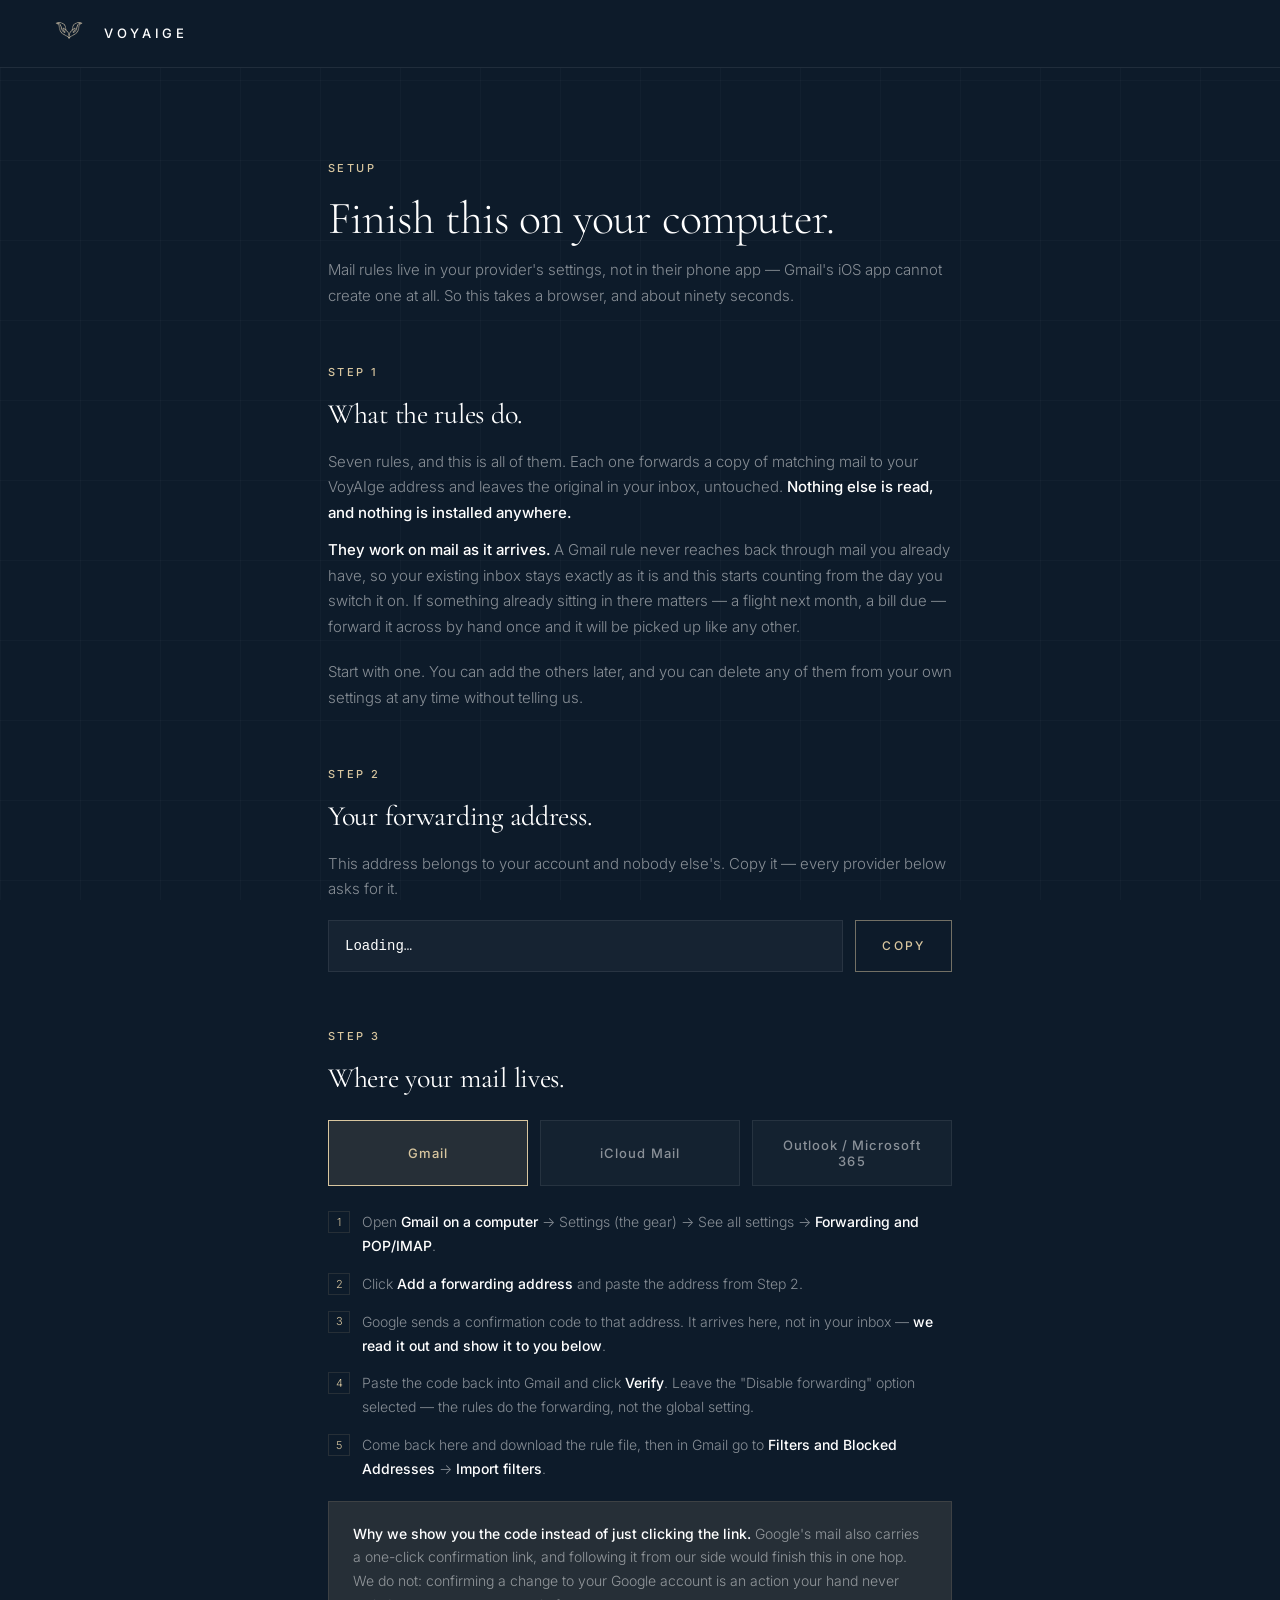
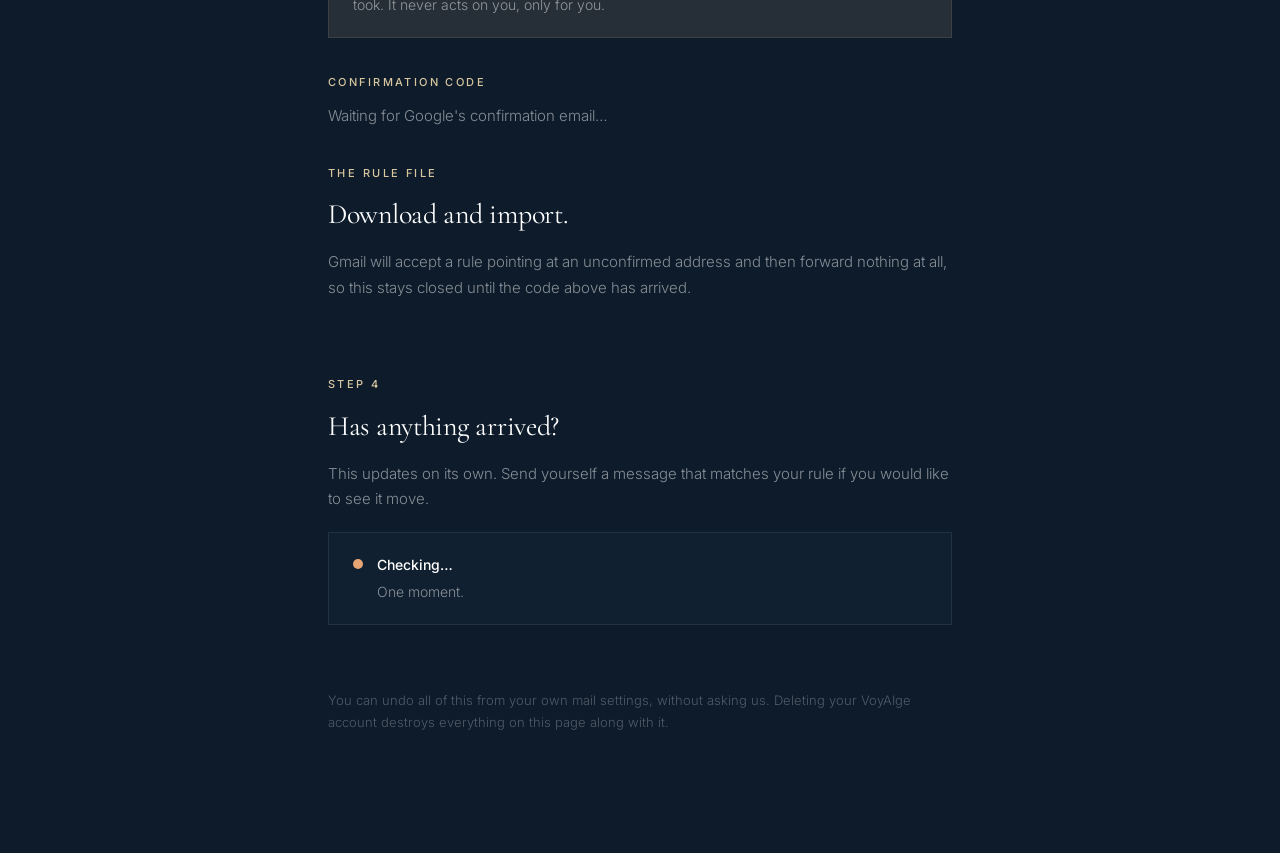
<file: setup-forwarding.html>
<!DOCTYPE html>
<html lang="en">
<head>
  <meta charset="UTF-8">
  <meta name="viewport" content="width=device-width, initial-scale=1.0">
  <title>Set up forwarding — VOYAIGE</title>
  <meta name="description" content="Point the mail that matters at VoyAIge. One rule, once, from your computer.">
  <meta name="robots" content="noindex">
  <link rel="preconnect" href="https://fonts.googleapis.com">
  <link rel="preconnect" href="https://fonts.gstatic.com" crossorigin>
  <link href="https://fonts.googleapis.com/css2?family=Cormorant+Garamond:ital,wght@0,300;0,400;0,500;1,300;1,400&family=Inter:wght@300;400;500&display=swap" rel="stylesheet">
  <link rel="stylesheet" href="/styles/tokens.css">
  <style>
    /* page-local overrides only */
    .setup { padding-top: 160px; }
    .setup-wrap { max-width: 720px; margin: 0 auto; position: relative; z-index: 1; }
    .setup-title { font-size: clamp(34px, 6vw, 46px); margin-top: 16px; }
    .setup-sub { font-size: 15px; color: var(--white-dim); margin-top: 14px; line-height: 1.7; }

    .step { margin-top: 56px; }
    .step-num { font-size: 11px; font-weight: 500; letter-spacing: 0.22em; text-transform: uppercase; color: var(--gold); }
    .step-head { font-family: 'Cormorant Garamond', serif; font-weight: 400; font-size: 28px; letter-spacing: -0.01em; margin-top: 10px; }
    .step-body { font-size: 15px; color: var(--white-dim); margin-top: 12px; line-height: 1.7; }
    .step-body strong { color: var(--white); font-weight: 500; }

    /* The gold-tinted notice, matching the .plan-selected-banner pattern. */
    .notice {
      border: 1px solid var(--gold-subtle); background: var(--gold-subtle);
      padding: 20px 24px; margin-top: 20px; font-size: 14px;
      color: var(--white-dim); line-height: 1.7;
    }
    .notice strong { color: var(--white); font-weight: 500; }
    .notice-warn { border-color: rgba(232,165,116,0.35); background: rgba(232,165,116,0.08); }
    .notice-warn strong { color: var(--pill-amber); }

    .rules { list-style: none; margin-top: 20px; }
    .rule { border: 1px solid var(--border); background: var(--navy-mid); padding: 20px 24px; margin-bottom: 12px; }
    .rule-name { font-size: 12px; font-weight: 500; letter-spacing: 0.14em; text-transform: uppercase; color: var(--gold); }
    .rule-text { font-size: 14px; color: var(--white-dim); margin-top: 8px; line-height: 1.65; }

    .address-row { display: flex; gap: 12px; align-items: stretch; margin-top: 18px; flex-wrap: wrap; }
    .address-value {
      flex: 1 1 320px; min-width: 0; font-family: ui-monospace, SFMono-Regular, Menlo, monospace;
      font-size: 14px; color: var(--white); background: rgba(255,255,255,0.04);
      border: 1px solid var(--border); padding: 14px 16px; overflow-x: auto; white-space: nowrap;
    }
    .address-row .btn-secondary { padding: 14px 26px; flex: 0 0 auto; }

    .provider-row { display: flex; gap: 12px; margin-top: 20px; flex-wrap: wrap; }
    .provider-btn {
      flex: 1 1 180px; background: rgba(255,255,255,0.03); border: 1px solid var(--border);
      color: var(--white-dim); font-family: 'Inter', sans-serif; font-size: 13px; font-weight: 500;
      letter-spacing: 0.08em; padding: 16px 18px; cursor: pointer; transition: all 0.25s ease;
    }
    .provider-btn:hover { border-color: var(--gold-dim); color: var(--white); }
    .provider-btn.active { border-color: var(--gold); color: var(--gold); background: var(--gold-subtle); }

    .provider-panel { display: none; margin-top: 24px; }
    .provider-panel.active { display: block; }

    .walkthrough { list-style: none; counter-reset: wt; margin-top: 18px; }
    .walkthrough li {
      counter-increment: wt; position: relative; padding-left: 34px;
      font-size: 14px; color: var(--white-dim); line-height: 1.7; margin-bottom: 14px;
    }
    .walkthrough li::before {
      content: counter(wt); position: absolute; left: 0; top: 1px;
      width: 22px; height: 22px; border: 1px solid var(--gold-subtle); color: var(--gold);
      font-size: 11px; display: flex; align-items: center; justify-content: center;
    }
    .walkthrough strong { color: var(--white); font-weight: 500; }

    .code-value {
      font-family: ui-monospace, SFMono-Regular, Menlo, monospace; font-size: 30px;
      letter-spacing: 0.18em; color: var(--gold); margin-top: 6px;
    }

    .indicator { display: flex; gap: 14px; align-items: flex-start; margin-top: 20px; padding: 20px 24px; border: 1px solid var(--border); background: var(--navy-mid); }
    .indicator-dot { flex: 0 0 auto; width: 10px; height: 10px; border-radius: 50%; margin-top: 6px; background: var(--white-faint); }
    .indicator.waiting .indicator-dot { background: var(--pill-amber); animation: pulseDot 1.8s ease-in-out infinite; }
    .indicator.received .indicator-dot { background: var(--gold); }
    .indicator.stalled .indicator-dot { background: var(--pill-red); }
    .indicator-text { font-size: 14px; color: var(--white-dim); line-height: 1.7; }
    .indicator-text strong { display: block; color: var(--white); font-weight: 500; margin-bottom: 4px; }
    @keyframes pulseDot { 0%, 100% { opacity: 1; } 50% { opacity: 0.25; } }

    .download-row { display: flex; gap: 12px; margin-top: 20px; flex-wrap: wrap; align-items: center; }
    .setup-foot { margin-top: 64px; font-size: 13px; color: var(--white-faint); line-height: 1.7; }
  </style>
</head>
<body>

  <nav id="nav" class="solid">
    <a href="/" class="nav-logo" aria-label="VOYAIGE home">
      <img src="/assets/logo-mark.png" alt="" aria-hidden="true" width="42" height="35" style="display:block;">
      <span class="nav-wordmark">VOYAIGE</span>
    </a>
    <div class="nav-right">
      <!-- /account is NOT deployed — it reads the Stripe billing portal.
           Restore it with the checkout half; a dead nav link on the one page a
           user reaches mid-setup is the worst place to put one. -->
    </div>
  </nav>

  <section class="setup">
    <div class="container setup-wrap">

      <p class="eyebrow">Setup</p>
      <h1 class="display setup-title">Finish this on your computer.</h1>
      <p class="setup-sub">
        Mail rules live in your provider's settings, not in their phone app — Gmail's iOS app
        cannot create one at all. So this takes a browser, and about ninety seconds.
      </p>

      <div id="banner" class="banner"></div>

      <!-- ── Step 1. The rules, in plain English, BEFORE anything is offered.
           Nothing lands on your device: a mail filter is an object in your own
           account. But an XML file feels like an install, and the first five
           minutes are governed by feeling — so the rules are described before the
           download exists on the page. ────────────────────────────────────── -->
      <div class="step">
        <p class="step-num">Step 1</p>
        <h2 class="step-head">What the rules do.</h2>
        <p class="step-body">
          Seven rules, and this is all of them. Each one forwards a copy of matching mail to
          your VoyAIge address and leaves the original in your inbox, untouched.
          <strong>Nothing else is read, and nothing is installed anywhere.</strong>
        </p>
        <p class="step-body">
          <strong>They work on mail as it arrives.</strong> A Gmail rule never reaches back
          through mail you already have, so your existing inbox stays exactly as it is and
          this starts counting from the day you switch it on. If something already sitting in
          there matters &mdash; a flight next month, a bill due &mdash; forward it across by
          hand once and it will be picked up like any other.
        </p>
        <ul class="rules" id="rules"></ul>
        <p class="step-body">
          Start with one. You can add the others later, and you can delete any of them from
          your own settings at any time without telling us.
        </p>
      </div>

      <!-- ── Step 2. The address. ─────────────────────────────────────────── -->
      <div class="step">
        <p class="step-num">Step 2</p>
        <h2 class="step-head">Your forwarding address.</h2>
        <p class="step-body">
          This address belongs to your account and nobody else's. Copy it — every provider
          below asks for it.
        </p>
        <div class="address-row">
          <div class="address-value" id="alias-address">Loading…</div>
          <button class="btn-secondary" id="copy-address" type="button">Copy</button>
        </div>
      </div>

      <!-- ── Step 3. Provider. ────────────────────────────────────────────── -->
      <div class="step">
        <p class="step-num">Step 3</p>
        <h2 class="step-head">Where your mail lives.</h2>
        <div class="provider-row" role="tablist">
          <button class="provider-btn active" type="button" data-provider="gmail">Gmail</button>
          <button class="provider-btn" type="button" data-provider="icloud">iCloud Mail</button>
          <button class="provider-btn" type="button" data-provider="outlook">Outlook / Microsoft 365</button>
        </div>

        <!-- Gmail — the full flow. -->
        <div class="provider-panel active" id="panel-gmail">
          <ol class="walkthrough">
            <li>Open <strong>Gmail on a computer</strong> → Settings (the gear) → See all settings → <strong>Forwarding and POP/IMAP</strong>.</li>
            <li>Click <strong>Add a forwarding address</strong> and paste the address from Step 2.</li>
            <li>Google sends a confirmation code to that address. It arrives here, not in your inbox — <strong>we read it out and show it to you below</strong>.</li>
            <li>Paste the code back into Gmail and click <strong>Verify</strong>. Leave the "Disable forwarding" option selected — the rules do the forwarding, not the global setting.</li>
            <li>Come back here and download the rule file, then in Gmail go to <strong>Filters and Blocked Addresses</strong> → <strong>Import filters</strong>.</li>
          </ol>

          <div class="notice">
            <strong>Why we show you the code instead of just clicking the link.</strong>
            Google's mail also carries a one-click confirmation link, and following it from our
            side would finish this in one hop. We do not: confirming a change to your Google
            account is an action your hand never took. It never acts on you, only for you.
          </div>

          <!-- The code relay. -->
          <div class="step" style="margin-top:36px;">
            <p class="step-num">Confirmation code</p>
            <div id="code-state">
              <p class="step-body">Waiting for Google's confirmation email…</p>
            </div>
          </div>

          <!-- The download. Offered only after the address is confirmed. -->
          <div class="step" style="margin-top:36px;">
            <p class="step-num">The rule file</p>
            <h3 class="step-head">Download and import.</h3>
            <p class="step-body">
              Gmail will accept a rule pointing at an unconfirmed address and then forward
              nothing at all, so this stays closed until the code above has arrived.
            </p>
            <div class="download-row" id="download-row"></div>
            <p class="step-body" id="download-note"></p>
          </div>
        </div>

        <!-- iCloud — the fallback, not a build. -->
        <div class="provider-panel" id="panel-icloud">
          <div class="notice">
            <strong>Apple only allows this from a browser, and only as a single rule.</strong>
            iCloud Mail has no filter import and no per-rule forwarding on iOS. So iCloud gets
            the simple version: forward the mail you want us to see, by hand or with one rule,
            to the address in Step 2. We would rather say that plainly than build a flow that
            half works.
          </div>
          <ol class="walkthrough">
            <li>Open <strong>icloud.com/mail in a browser</strong> on a computer.</li>
            <li>Click the settings icon → <strong>Preferences</strong> → <strong>Rules</strong> → Add a Rule.</li>
            <li>Set the condition you want — a sender, or a word in the subject — and choose <strong>Forward to</strong>.</li>
            <li>Paste the address from Step 2 and save.</li>
            <li>Or skip all of that: forward individual emails to the address by hand. Everything on this page works the same way for mail you send yourself.</li>
          </ol>
        </div>

        <!-- Outlook / Microsoft 365 — the silent block, named. -->
        <div class="provider-panel" id="panel-outlook">
          <div class="notice notice-warn">
            <strong>Read this before you start.</strong>
            If your mail is a work or school Microsoft 365 account, your organisation very
            likely blocks forwarding to outside addresses at the tenant level. When it does,
            Outlook still lets you create the rule, still shows it as enabled, and silently
            forwards nothing — there is no error and no warning anywhere.
            <br><br>
            That is a setting only an administrator can change (the anti-spam outbound policy).
            If the indicator below stays dark after you have made the rule, this is almost
            certainly why — <strong>it is not your rule, and it is not us</strong>.
            A personal outlook.com account has no such block.
          </div>
          <ol class="walkthrough">
            <li>Open <strong>Outlook on the web</strong> → Settings → Mail → <strong>Rules</strong>.</li>
            <li>Add a rule, set the condition — subject contains, or a sender — and choose <strong>Forward to</strong>.</li>
            <li>Paste the address from Step 2 and save.</li>
            <li>Send yourself a test message that matches the rule and watch the indicator below.</li>
          </ol>
        </div>
      </div>

      <!-- ── Step 4. The live indicator. Correctness, not polish. ─────────── -->
      <div class="step">
        <p class="step-num">Step 4</p>
        <h2 class="step-head">Has anything arrived?</h2>
        <p class="step-body">
          This updates on its own. Send yourself a message that matches your rule if you would
          like to see it move.
        </p>
        <div class="indicator waiting" id="indicator">
          <span class="indicator-dot"></span>
          <span class="indicator-text"><strong>Checking…</strong>One moment.</span>
        </div>
      </div>

      <p class="setup-foot">
        You can undo all of this from your own mail settings, without asking us. Deleting your
        VoyAIge account destroys everything on this page along with it.
      </p>

    </div>
  </section>

  <script type="module">
    import '/js/setup-forwarding.js';
  </script>

</body>
</html>
</file>
<file: styles/site.css>
/* =============================================================================
   VOYAIGE — the marketing site's skin.

   NAVY-TO-PAPER. Every value below is a token from the app's own design system
   (.notes/current/design-system.md, switchover 2026-08-31), not an
   approximation of it. The previous skin was #0D1B2A navy on #D8C69F champagne
   gold; both of those tokens were DELETED from the app on 2026-08-31 —
   `champagneGold` and `midnightNavy` are named in the design doc's "Dead" list —
   so the site was showing a palette the product no longer has.

   The three faces are the app's three bundled faces, which are all on Google
   Fonts: Bricolage Grotesque (display), Hanken Grotesk (interface), IBM Plex
   Mono (data and labels). Same reasoning: not "something similar".

   THE ONE STRUCTURAL IDEA: the app puts a dark "stage" card on a paper page,
   and that is the motif this site is built from. The hero is a stage. The
   page around it is paper.
============================================================================= */

/* ─── Tokens — VColor, light scheme ──────────────────────────────────────── */

:root {
  /* Ink and ground */
  --paper:          #EDECE6;
  --surface-subtle: #F6F5F1;
  --card:           #FFFFFF;
  --ink:            #191A17;
  --text-secondary: #4E5049;
  --text-tertiary:  #6A6C64;
  --ink-faint:      #868880;   /* non-text only — strokes, chevrons */
  --line:           #DFDDD4;

  /* The accent, split into its two weights. They read as one colour. */
  --accent-fill:    #C4762B;   /* fills, pips — NON-TEXT (2.97:1) */
  --accent-text:    #A05808;   /* accent words on light (4.56:1) */
  --accent-on-dark: #E0A063;   /* accent text on a dark ground (6.85:1) */
  --accent-soft:    #F7EEE3;
  --accent-line:    #E4CDAE;
  --on-accent:      #2A1B08;   /* the ONLY text colour on an accent fill */

  /* The stage */
  --stage-top:      #2B303B;
  --stage-mid:      #21252E;
  --stage-bottom:   #1C2027;
  --on-stage:       #F2F1EC;
  --on-stage-dim:   #A8AEBB;
  --on-stage-label: #8C94A4;
  --stage-line:     rgba(255, 255, 255, 0.10);

  --display: 'Bricolage Grotesque', 'Hanken Grotesk', -apple-system, BlinkMacSystemFont, sans-serif;
  --ui:      'Hanken Grotesk', -apple-system, BlinkMacSystemFont, 'Segoe UI', sans-serif;
  --mono:    'IBM Plex Mono', ui-monospace, SFMono-Regular, Menlo, monospace;

  --gutter:  clamp(20px, 5vw, 48px);
  --section: clamp(72px, 11vw, 132px);
}

/* ─── Reset ──────────────────────────────────────────────────────────────── */

*, *::before, *::after { box-sizing: border-box; margin: 0; padding: 0; }

html { scroll-behavior: smooth; }
@media (prefers-reduced-motion: reduce) { html { scroll-behavior: auto; } }

body {
  background: var(--paper);
  color: var(--ink);
  font-family: var(--ui);
  font-weight: 400;
  font-size: 17px;
  line-height: 1.65;
  -webkit-font-smoothing: antialiased;
  overflow-x: hidden;
}

img { max-width: 100%; display: block; }

::selection { background: var(--accent-line); color: var(--ink); }

:focus-visible {
  outline: 2px solid var(--accent-text);
  outline-offset: 3px;
  border-radius: 4px;
}

/* ─── Shared type ────────────────────────────────────────────────────────── */

.display {
  font-family: var(--display);
  font-weight: 600;
  line-height: 1.06;
  letter-spacing: -0.025em;
}

.eyebrow {
  font-family: var(--mono);
  font-size: 11px;
  font-weight: 600;
  letter-spacing: 0.18em;
  text-transform: uppercase;
  color: var(--accent-text);
}

.container { max-width: 1120px; margin: 0 auto; padding: 0 var(--gutter); }

section { padding: var(--section) 0; position: relative; }

.rule { border: 0; border-top: 1px solid var(--line); }

/* ─── Reveal ─────────────────────────────────────────────────────────────── */

/* SCOPED TO `.js`, and that scope is the whole point.
   `.reveal` sits in the MARKUP on nineteen elements, including the beta
   signup form and the section around it. An unscoped `opacity: 0` here means
   that with JavaScript blocked, erroring, or simply slow to parse, the only
   conversion path on the page is invisible with no fallback — a page that
   hides its own form is worse than a page with no animation.
   The `.js` class is set by a two-line inline script in <head>, before first
   paint, so there is no flash of un-hidden content either. */
.js .reveal {
  opacity: 0;
  transform: translateY(16px);
  transition: opacity 0.7s cubic-bezier(0.2, 0.7, 0.2, 1),
              transform 0.7s cubic-bezier(0.2, 0.7, 0.2, 1);
}
.js .reveal.visible { opacity: 1; transform: none; }
.reveal-d1 { transition-delay: 0.08s; }
.reveal-d2 { transition-delay: 0.16s; }
.reveal-d3 { transition-delay: 0.24s; }

@media (prefers-reduced-motion: reduce) {
  .js .reveal { opacity: 1; transform: none; transition: none; }
}

/* ─── Nav ────────────────────────────────────────────────────────────────── */

nav {
  position: fixed;
  top: 0; left: 0; right: 0;
  z-index: 100;
  padding: 22px var(--gutter);
  display: flex;
  align-items: center;
  justify-content: space-between;
  transition: background 0.4s, backdrop-filter 0.4s, padding 0.3s, border-color 0.4s;
  border-bottom: 1px solid transparent;
}

nav.scrolled {
  padding: 13px var(--gutter);
  background: rgba(237, 236, 230, 0.88);
  backdrop-filter: blur(18px);
  -webkit-backdrop-filter: blur(18px);
  border-bottom-color: var(--line);
}

.nav-logo { display: flex; align-items: center; gap: 12px; text-decoration: none; }
.nav-logo img { width: 38px; height: auto; transition: filter 0.4s, opacity 0.4s; }

/* The logo mark is a light line drawing made for the dark stage. On paper it
   is very nearly invisible, so every paper-ground instance renders it in ink:
   brightness(0) keeps the alpha channel and blackens the strokes, which is
   the same artwork rather than a second file to keep in sync. */
nav.scrolled .nav-logo img,
.footer-logo img,
.confirm-logo img { filter: brightness(0); opacity: 0.62; }

.nav-wordmark {
  font-family: var(--mono);
  font-size: 13px;
  font-weight: 600;
  letter-spacing: 0.26em;
  color: var(--on-stage);
  transition: color 0.4s;
}
nav.scrolled .nav-wordmark { color: var(--ink); }

.nav-cta {
  font-family: var(--ui);
  font-size: 13.5px;
  font-weight: 600;
  color: var(--on-accent);
  background: var(--accent-fill);
  padding: 10px 22px;
  border-radius: 999px;
  text-decoration: none;
  transition: transform 0.2s, filter 0.2s;
}
.nav-cta:hover { transform: translateY(-1px); filter: brightness(1.06); }

/* ─── Hero — the stage ───────────────────────────────────────────────────── */

#hero {
  min-height: 100svh;
  padding: 0;
  display: flex;
  align-items: center;
  justify-content: center;
  text-align: center;
  background: linear-gradient(175deg, var(--stage-top), var(--stage-mid) 55%, var(--stage-bottom));
  color: var(--on-stage);
  overflow: hidden;
}

/* The app's stage carries a faint measured grid. Same idea, drawn in CSS so
   the page pulls no extra asset for it. */
#hero::before {
  content: '';
  position: absolute;
  inset: 0;
  background-image:
    linear-gradient(rgba(255, 255, 255, 0.028) 1px, transparent 1px),
    linear-gradient(90deg, rgba(255, 255, 255, 0.028) 1px, transparent 1px);
  background-size: 72px 72px;
  mask-image: radial-gradient(ellipse 90% 70% at 50% 42%, #000 20%, transparent 78%);
  -webkit-mask-image: radial-gradient(ellipse 90% 70% at 50% 42%, #000 20%, transparent 78%);
  pointer-events: none;
}

.hero-inner {
  position: relative;
  z-index: 1;
  padding: 128px var(--gutter) 96px;
  max-width: 940px;
}

.hero-mark { margin-bottom: 30px; }
.hero-mark img { width: 104px; height: auto; margin: 0 auto; }

.hero-eyebrow { color: var(--accent-on-dark); margin-bottom: 26px; }

.hero-headline {
  font-size: clamp(44px, 8vw, 98px);
  text-wrap: balance;
  margin-bottom: 30px;
  color: var(--on-stage);
}

.hero-sub {
  font-size: clamp(17px, 2.1vw, 21px);
  line-height: 1.6;
  color: var(--on-stage-dim);
  max-width: 30ch;
  margin: 0 auto 44px;
  text-wrap: balance;
}

.hero-cta-group { display: flex; flex-direction: column; align-items: center; gap: 18px; }

.btn-primary {
  display: inline-flex;
  align-items: center;
  gap: 10px;
  background: var(--accent-fill);
  color: var(--on-accent);
  font-size: 16px;
  font-weight: 600;
  padding: 16px 32px;
  border-radius: 999px;
  text-decoration: none;
  transition: transform 0.2s, filter 0.2s;
}
.btn-primary:hover { transform: translateY(-2px); filter: brightness(1.06); }
.btn-primary svg { transition: transform 0.2s; }
.btn-primary:hover svg { transform: translateX(3px); }

.hero-note {
  font-family: var(--mono);
  font-size: 11px;
  letter-spacing: 0.13em;
  text-transform: uppercase;
  color: var(--on-stage-label);
}

.scroll-hint {
  position: absolute;
  bottom: 34px; left: 50%;
  transform: translateX(-50%);
  width: 1px; height: 52px;
  background: linear-gradient(to bottom, transparent, rgba(255, 255, 255, 0.28));
}

/* ─── Section headers ────────────────────────────────────────────────────── */

.section-head { max-width: 760px; margin-bottom: clamp(48px, 7vw, 84px); }
.section-head .eyebrow { display: block; margin-bottom: 18px; }

.section-headline {
  font-size: clamp(33px, 5vw, 58px);
  margin-bottom: 20px;
  text-wrap: balance;
}

.section-sub {
  font-size: clamp(17px, 2vw, 19px);
  color: var(--text-secondary);
  max-width: 56ch;
}

/* ─── How it works — the three questions ─────────────────────────────────── */

#how-it-works { background: var(--surface-subtle); border-top: 1px solid var(--line); border-bottom: 1px solid var(--line); }

.hiw-grid {
  display: grid;
  grid-template-columns: minmax(0, 1fr) minmax(0, 0.82fr);
  gap: clamp(40px, 6vw, 88px);
  align-items: start;
}

.hiw-steps { display: flex; flex-direction: column; gap: 8px; }

.hiw-step {
  padding: 26px 0 30px;
  border-top: 1px solid var(--line);
  opacity: 0.42;
  transition: opacity 0.45s;
}
.hiw-step:last-child { border-bottom: 1px solid var(--line); }
.hiw-step.active { opacity: 1; }

.step-top { display: flex; align-items: baseline; gap: 14px; margin-bottom: 12px; }

.step-num {
  font-family: var(--mono);
  font-size: 11px;
  font-weight: 600;
  letter-spacing: 0.14em;
  color: var(--accent-text);
}

.step-heading {
  font-family: var(--display);
  font-weight: 600;
  font-size: clamp(22px, 3vw, 30px);
  letter-spacing: -0.02em;
  line-height: 1.15;
}

.step-body { font-size: 16.5px; color: var(--text-secondary); max-width: 48ch; }
.step-body strong { color: var(--ink); font-weight: 600; }

.step-track { height: 2px; background: var(--line); margin-top: 18px; overflow: hidden; }
.step-fill { height: 100%; width: 0; background: var(--accent-fill); transition: width 0.12s linear; }

.hiw-kicker {
  margin-top: 34px;
  padding: 20px 22px;
  background: var(--accent-soft);
  border-left: 2px solid var(--accent-fill);
  font-size: 16px;
  line-height: 1.6;
  color: var(--text-secondary);
  border-radius: 0 10px 10px 0;
}
.hiw-kicker strong { color: var(--ink); font-weight: 600; }

/* The phone. Sticky so the screens change against the scrolling text. */
.hiw-visual { position: sticky; top: 108px; display: flex; justify-content: center; }

.phone {
  position: relative;
  width: min(300px, 78vw);
  aspect-ratio: 1206 / 2622;
}

.phone-screen {
  position: absolute;
  inset: 0;
  opacity: 0;
  transform: scale(0.985);
  transition: opacity 0.5s, transform 0.5s;
}
.phone-screen.active { opacity: 1; transform: none; }

.phone-screen img {
  width: 100%;
  height: 100%;
  object-fit: cover;
  border-radius: 34px;
  border: 1px solid var(--line);
  box-shadow: 0 26px 60px rgba(25, 26, 23, 0.13), 0 3px 10px rgba(25, 26, 23, 0.05);
}

/* ─── Features — what it does ────────────────────────────────────────────── */

.features-grid {
  display: grid;
  /* Four cards, so two columns — NOT auto-fit. auto-fit resolves to three at
     desktop widths and leaves one empty cell sitting in the middle of the
     section. */
  grid-template-columns: repeat(2, minmax(0, 1fr));
  gap: 1px;
  background: var(--line);
  border: 1px solid var(--line);
  border-radius: 16px;
  overflow: hidden;
}

.feature-card {
  background: var(--card);
  padding: clamp(28px, 3.4vw, 40px);
  transition: background 0.3s;
}
.feature-card:hover { background: var(--surface-subtle); }

.feature-label {
  font-family: var(--mono);
  font-size: 10.5px;
  font-weight: 600;
  letter-spacing: 0.18em;
  text-transform: uppercase;
  color: var(--accent-text);
  display: block;
  margin-bottom: 20px;
}

.feature-title {
  font-family: var(--display);
  font-weight: 600;
  font-size: clamp(21px, 2.5vw, 26px);
  letter-spacing: -0.02em;
  line-height: 1.18;
  margin-bottom: 12px;
}

.feature-body { font-size: 16px; color: var(--text-secondary); }

/* ─── The honesty strip ──────────────────────────────────────────────────── */

.honesty {
  margin-top: clamp(40px, 5vw, 64px);
  padding: clamp(30px, 4vw, 48px);
  background: var(--card);
  border: 1px solid var(--line);
  border-radius: 16px;
  display: grid;
  grid-template-columns: minmax(0, 0.9fr) minmax(0, 1.4fr);
  gap: clamp(24px, 4vw, 56px);
  align-items: start;
}

.honesty .eyebrow { display: block; }

.honesty-title {
  font-family: var(--display);
  font-weight: 600;
  font-size: clamp(24px, 3vw, 32px);
  letter-spacing: -0.02em;
  line-height: 1.16;
  margin-top: 14px;
}

.honesty p { font-size: 16.5px; color: var(--text-secondary); }
.honesty p + p { margin-top: 16px; }
.honesty strong { color: var(--ink); font-weight: 600; }

/* ─── Preview ────────────────────────────────────────────────────────────── */

#preview { text-align: center; background: var(--surface-subtle); border-top: 1px solid var(--line); }
#preview .section-head { margin-left: auto; margin-right: auto; text-align: center; }
#preview .section-sub { margin-left: auto; margin-right: auto; }

.phones-row {
  display: flex;
  align-items: center;
  justify-content: center;
  gap: clamp(12px, 2.6vw, 34px);
}

.phones-row img {
  /* Cropped from the top to one shared height. Shown at their natural
     1206:2622 they are 540px+ tall each, and two of the three screens are
     deliberately sparse — so at full length the section reads as three
     columns of empty paper. The top of a screen is the part worth showing. */
  height: clamp(250px, 23vw, 330px);
  object-fit: cover;
  object-position: top center;
  border-radius: 26px;
  border: 1px solid var(--line);
  box-shadow: 0 26px 60px rgba(25, 26, 23, 0.13), 0 3px 10px rgba(25, 26, 23, 0.05);
}

.screen-side { width: clamp(150px, 21vw, 232px); opacity: 0.85; }
.screen-main {
  width: clamp(180px, 26vw, 284px);
  height: clamp(295px, 27vw, 395px);
  position: relative;
  z-index: 1;
}

/* ─── Waitlist ───────────────────────────────────────────────────────────── */

#waitlist { border-top: 1px solid var(--line); }

.waitlist-inner { max-width: 620px; margin: 0 auto; text-align: center; }
.waitlist-inner .eyebrow { display: block; margin-bottom: 18px; }

.waitlist-headline { font-size: clamp(38px, 6.4vw, 72px); margin-bottom: 22px; }

.waitlist-sub {
  font-size: 17px;
  color: var(--text-secondary);
  margin-bottom: 40px;
  text-wrap: pretty;
}

.waitlist-form { display: grid; gap: 12px; text-align: left; }
.field-row { display: grid; grid-template-columns: 1fr 1fr; gap: 12px; }

.field label {
  display: block;
  font-family: var(--mono);
  font-size: 10.5px;
  font-weight: 600;
  letter-spacing: 0.14em;
  text-transform: uppercase;
  color: var(--text-tertiary);
  margin-bottom: 7px;
}

.field input {
  width: 100%;
  font-family: var(--ui);
  font-size: 16px;
  color: var(--ink);
  background: var(--card);
  border: 1px solid var(--line);
  border-radius: 11px;
  padding: 14px 15px;
  transition: border-color 0.2s, box-shadow 0.2s;
}
.field input::placeholder { color: var(--ink-faint); }
.field input:focus {
  outline: none;
  border-color: var(--accent-fill);
  box-shadow: 0 0 0 3px var(--accent-soft);
}
.field input[aria-invalid='true'] { border-color: var(--accent-text); }

.field-error {
  display: block;
  min-height: 17px;
  margin-top: 5px;
  font-size: 13px;
  color: var(--accent-text);
}

/* The honeypot. Off-screen rather than display:none — a bot that reads the
   computed style skips a hidden field, and this one is meant to be filled in. */
.hp {
  position: absolute;
  left: -9999px;
  width: 1px;
  height: 1px;
  overflow: hidden;
}

.waitlist-submit {
  margin-top: 6px;
  width: 100%;
  font-family: var(--ui);
  font-size: 16px;
  font-weight: 600;
  color: var(--on-accent);
  background: var(--accent-fill);
  border: none;
  border-radius: 999px;
  padding: 16px;
  cursor: pointer;
  transition: filter 0.2s, transform 0.2s;
}
.waitlist-submit:hover:not(:disabled) { filter: brightness(1.06); transform: translateY(-1px); }
.waitlist-submit:disabled { cursor: default; opacity: 0.65; }

.form-status {
  min-height: 44px;
  margin-top: 16px;
  font-size: 15.5px;
  line-height: 1.55;
  text-align: center;
}
.form-status.is-error { color: var(--accent-text); }
.form-status.is-success { color: var(--ink); font-weight: 500; }

.waitlist-note {
  font-family: var(--mono);
  font-size: 11px;
  letter-spacing: 0.12em;
  text-transform: uppercase;
  color: var(--text-tertiary);
}

/* The collection notice. Small, but it is the only place the page says what
   happens to what it just asked for, so it sits with the form rather than
   behind a link — the privacy and terms drafts are not published, and
   publishing them is a lawyer's call, not a copy sweep's (canon §12). */
.waitlist-legal {
  margin-top: 14px;
  font-size: 13.5px;
  line-height: 1.6;
  color: var(--text-tertiary);
  max-width: 46ch;
  margin-left: auto;
  margin-right: auto;
}
.waitlist-legal a { color: var(--accent-text); }

.tribute {
  margin-top: clamp(56px, 8vw, 96px);
  text-align: center;
  font-family: var(--display);
  font-weight: 600;
  font-size: clamp(22px, 3.2vw, 34px);
  letter-spacing: -0.02em;
  color: var(--ink);
}
.tribute span { display: block; margin-top: 12px; font-family: var(--ui); font-size: 16px; font-weight: 400; color: var(--text-secondary); letter-spacing: 0; }

/* ─── Footer ─────────────────────────────────────────────────────────────── */

footer { border-top: 1px solid var(--line); padding: 52px 0 60px; }

.footer-inner {
  display: flex;
  flex-wrap: wrap;
  align-items: center;
  justify-content: space-between;
  gap: 22px;
}

.footer-logo { display: flex; align-items: center; gap: 11px; text-decoration: none; }
.footer-logo img { width: 30px; height: auto; }
.footer-wordmark { font-family: var(--mono); font-size: 11px; font-weight: 600; letter-spacing: 0.26em; color: var(--text-tertiary); }

.footer-links { display: flex; flex-wrap: wrap; gap: 22px; }
.footer-link { font-size: 14.5px; color: var(--text-secondary); text-decoration: none; transition: color 0.2s; }
.footer-link:hover { color: var(--accent-text); }

.footer-meta { font-size: 13px; color: var(--text-tertiary); }
.footer-tagline { font-family: var(--display); font-weight: 600; font-size: 15px; letter-spacing: -0.01em; color: var(--ink); }

/* ─── Narrow ─────────────────────────────────────────────────────────────── */

@media (max-width: 860px) {
  .hiw-grid { grid-template-columns: 1fr; }
  .hiw-visual { position: static; order: -1; margin-bottom: 12px; }
  .hiw-step { opacity: 1; }
  .honesty { grid-template-columns: 1fr; }
  .phones-row { gap: 10px; }
  .screen-side { display: none; }
  .screen-main { width: min(280px, 72vw); height: auto; }
  .phones-row img { height: auto; object-fit: fill; }
  .features-grid { grid-template-columns: 1fr; }
}

@media (max-width: 520px) {
  .field-row { grid-template-columns: 1fr; }
  .nav-cta { padding: 9px 17px; font-size: 12.5px; }
}
</file>
<file: styles/tokens.css>
/* =============================================================================
   VoyAIge Web Platform — Shared Design Tokens & Components
   Extracted verbatim from the landing page (index.html) and extended with the
   form / card / button / status-pill patterns from spec §11.
   Every platform page links this file so the design system stays DRY.
============================================================================= */

/* ── Reset & tokens ──────────────────────────────────────────────────────── */
*, *::before, *::after { box-sizing: border-box; margin: 0; padding: 0; }

:root {
  --navy:        #0D1B2A;
  --navy-mid:    #112030;
  --navy-light:  #1a2e42;
  --white:       #FFFFFF;
  --gold:        #D8C69F;
  --gold-hover:  #e8d9b8;
  --gold-dim:    rgba(216,198,159,0.5);
  --gold-subtle: rgba(216,198,159,0.12);
  --white-dim:   rgba(255,255,255,0.5);
  --white-faint: rgba(255,255,255,0.28);
  --border:      rgba(255,255,255,0.08);

  /* Status-pill colours (spec §11.4) */
  --pill-cyan:   #87b9c4;
  --pill-amber:  #e8a574;
  --pill-red:    #c47c7c;
}

html { scroll-behavior: smooth; }

body {
  background: var(--navy);
  color: var(--white);
  font-family: 'Inter', sans-serif;
  font-weight: 300;
  line-height: 1.6;
  -webkit-font-smoothing: antialiased;
  overflow-x: hidden;
  min-height: 100vh;
}

/* Subtle fixed grid on all pages */
body::before {
  content: '';
  position: fixed;
  inset: 0;
  background-image:
    linear-gradient(rgba(255,255,255,0.022) 1px, transparent 1px),
    linear-gradient(90deg, rgba(255,255,255,0.022) 1px, transparent 1px);
  background-size: 80px 80px;
  pointer-events: none;
  z-index: 0;
}
/* When an atmosphere grid is mounted, it is the single grid — hide the global
   one so the two never overlap out of alignment. */
body.has-atmo::before { display: none; }

/* ── Typography helpers ──────────────────────────────────────────────────── */
.display {
  font-family: 'Cormorant Garamond', serif;
  font-weight: 300;
  line-height: 1.08;
  letter-spacing: -0.02em;
}

.eyebrow {
  font-size: 11px;
  font-weight: 500;
  letter-spacing: 0.22em;
  text-transform: uppercase;
  color: var(--gold);
}

a { color: var(--gold); }

/* ── Layout primitives ───────────────────────────────────────────────────── */
.container { max-width: 1080px; margin: 0 auto; padding: 0 48px; position: relative; z-index: 1; }
.container-narrow { max-width: 560px; margin: 0 auto; padding: 0 48px; position: relative; z-index: 1; }
section { padding: 120px 0; position: relative; }

/* ── Nav (shared with landing page) ──────────────────────────────────────── */
nav {
  position: fixed;
  top: 0; left: 0; right: 0;
  z-index: 100;
  padding: 28px 48px;
  display: flex;
  align-items: center;
  justify-content: space-between;
  transition: background 0.5s, backdrop-filter 0.5s, padding 0.4s;
}
nav.scrolled, nav.solid {
  padding: 16px 48px;
  background: var(--navy);
  border-bottom: 1px solid var(--border);
}

.nav-logo { display: flex; align-items: center; gap: 14px; text-decoration: none; }
.nav-wordmark { font-size: 13px; font-weight: 500; letter-spacing: 0.28em; color: var(--white); }

.nav-right { display: flex; align-items: center; gap: 28px; }

.nav-cta {
  font-size: 11px; font-weight: 500; letter-spacing: 0.18em;
  text-transform: uppercase; color: var(--navy); background: var(--gold);
  padding: 11px 26px; text-decoration: none; display: inline-block;
  transition: background 0.2s, transform 0.2s;
}
.nav-cta:hover { background: var(--gold-hover); transform: translateY(-1px); }

/* Lighter-weight text link (the "Sign in" link, spec §6.7) */
.nav-link {
  font-size: 11px; font-weight: 500; letter-spacing: 0.18em;
  text-transform: uppercase; color: var(--white-dim);
  text-decoration: none; transition: color 0.2s;
}
.nav-link:hover { color: var(--gold); }

/* ── Buttons (spec §11.3) ────────────────────────────────────────────────── */
.btn-primary {
  display: inline-flex; align-items: center; justify-content: center; gap: 10px;
  background: var(--gold); color: var(--navy);
  font-family: 'Inter', sans-serif; font-size: 12px; font-weight: 500;
  letter-spacing: 0.18em; text-transform: uppercase;
  padding: 18px 44px; text-decoration: none; border: none; cursor: pointer;
  transition: background 0.25s, transform 0.25s, opacity 0.25s;
}
.btn-primary:hover { background: var(--gold-hover); transform: translateY(-2px); }
.btn-primary:disabled { opacity: 0.5; cursor: not-allowed; transform: none; }
.btn-primary svg { transition: transform 0.25s; }
.btn-primary:hover svg { transform: translateX(3px); }

.btn-secondary {
  display: inline-flex; align-items: center; justify-content: center; gap: 10px;
  background: transparent; color: var(--gold);
  border: 1px solid var(--gold-dim);
  font-family: 'Inter', sans-serif; font-size: 12px; font-weight: 500;
  letter-spacing: 0.18em; text-transform: uppercase;
  padding: 17px 43px; text-decoration: none; cursor: pointer;
  transition: border-color 0.25s, color 0.25s, background 0.25s;
}
.btn-secondary:hover { border-color: var(--gold); background: var(--gold-subtle); }

.btn-ghost {
  display: inline-flex; align-items: center; gap: 8px;
  background: transparent; color: var(--white-dim); border: none;
  font-family: 'Inter', sans-serif; font-size: 12px; font-weight: 500;
  letter-spacing: 0.14em; text-transform: uppercase;
  padding: 12px 0; cursor: pointer; text-decoration: none;
  transition: color 0.2s;
}
.btn-ghost:hover { color: var(--gold); }

.btn-block { width: 100%; }

/* ── Form fields (spec §11.1) ────────────────────────────────────────────── */
.field { display: block; margin-bottom: 24px; }
.field-label {
  font-size: 11px; font-weight: 500; letter-spacing: 0.18em;
  text-transform: uppercase; color: var(--gold);
  margin-bottom: 8px; display: block;
}
.field-input {
  width: 100%;
  background: rgba(255,255,255,0.04);
  border: 1px solid var(--border);
  color: var(--white);
  font-family: 'Inter', sans-serif;
  font-size: 15px;
  padding: 14px 16px;
  transition: border-color 0.2s, background 0.2s;
}
.field-input::placeholder { color: var(--white-faint); }
.field-input:focus {
  outline: none;
  border-color: var(--gold-dim);
  background: rgba(255,255,255,0.07);
}
.field-hint { font-size: 12px; color: var(--white-faint); margin-top: 8px; }
.field-error { font-size: 13px; color: var(--pill-red); margin-top: 8px; min-height: 18px; }

/* ── Cards (spec §11.2) ──────────────────────────────────────────────────── */
.card {
  background: var(--navy-mid);
  border: 1px solid var(--border);
  padding: 36px;
}
.card-headline {
  font-family: 'Cormorant Garamond', serif;
  font-size: 28px;
  font-weight: 400;
  letter-spacing: -0.01em;
  margin-bottom: 16px;
}
.card-divider { height: 1px; background: var(--gold-subtle); border: none; margin: 28px 0; }

/* ── Status pills (spec §11.4) ───────────────────────────────────────────── */
.pill {
  display: inline-flex;
  align-items: center;
  font-size: 10px;
  font-weight: 500;
  letter-spacing: 0.2em;
  text-transform: uppercase;
  padding: 6px 12px;
  border: 1px solid currentColor;
}
.pill-active  { color: var(--gold); }
.pill-trial   { color: var(--pill-cyan); }
.pill-warning { color: var(--pill-amber); }
.pill-error   { color: var(--pill-red); }

/* ── Footer (shared with landing page) ───────────────────────────────────── */
footer { border-top: 1px solid var(--border); padding: 48px 0; position: relative; z-index: 1; }
.footer-inner { display: flex; align-items: center; justify-content: space-between; flex-wrap: wrap; gap: 24px; }
.footer-logo { display: flex; align-items: center; gap: 12px; text-decoration: none; }
.footer-wordmark { font-size: 12px; font-weight: 500; letter-spacing: 0.28em; color: rgba(255,255,255,0.4); }
.footer-links { display: flex; align-items: center; gap: 32px; }
.footer-link { font-size: 12px; letter-spacing: 0.1em; color: rgba(255,255,255,0.4); text-decoration: none; transition: color 0.2s; }
.footer-link:hover { color: var(--gold); }
.footer-copy { font-size: 11px; color: rgba(255,255,255,0.2); letter-spacing: 0.08em; }

/* ── Reveal animation (shared) ───────────────────────────────────────────── */
.reveal { opacity: 0; transform: translateY(28px); transition: opacity 0.85s ease, transform 0.85s ease; }
.reveal.visible { opacity: 1; transform: translateY(0); }
.reveal-d1 { transition-delay: 0.1s; }
.reveal-d2 { transition-delay: 0.2s; }
.reveal-d3 { transition-delay: 0.3s; }
.reveal-d4 { transition-delay: 0.45s; }

/* ── Motion keyframes (shared with landing page) ─────────────────────────── */
@keyframes fadeUp { to { opacity: 1; transform: translateY(0); } }
@keyframes letterSpring { to { opacity: 1; transform: translateY(0); } }
@keyframes gridSquarePulse { 0%, 100% { opacity: 0; } 50% { opacity: 1; } }

/* Entrance utility for above-the-fold content (animates immediately). */
.enter { opacity: 0; transform: translateY(16px); animation: fadeUp 1s ease forwards; }
.enter-d1 { animation-delay: 0.15s; }
.enter-d2 { animation-delay: 0.3s; }
.enter-d3 { animation-delay: 0.45s; }
.enter-d4 { animation-delay: 0.6s; }
.enter-d5 { animation-delay: 0.75s; }

/* ── Atmosphere (animated grid + gold glow), injected by atmosphere.js ───── */
.atmo-grid {
  position: absolute; inset: 0; width: 100%; height: 100%;
  pointer-events: none; z-index: 0;
  mask-image: radial-gradient(ellipse 75% 75% at 50% 45%, #fff 8%, transparent 78%);
  -webkit-mask-image: radial-gradient(ellipse 75% 75% at 50% 45%, #fff 8%, transparent 78%);
}
.atmo-glow {
  position: absolute; top: 42%; left: 50%; transform: translate(-50%, -50%);
  width: 720px; height: 720px; max-width: 110vw;
  background: radial-gradient(circle, rgba(216,198,159,0.05) 0%, transparent 65%);
  pointer-events: none; z-index: 0;
}

/* ── Headline letter spring (used by headline.js) ────────────────────────── */
.hl-word { display: inline-block; }
.hl-letter {
  display: inline-block;
  opacity: 0; transform: translateY(48px);
  animation: letterSpring 0.7s cubic-bezier(0.34, 1.56, 0.64, 1) forwards;
}

/* ── Auth / centered-panel layout (shared by login, signup, reset) ───────── */
.auth-shell {
  position: relative;
  min-height: 100vh;
  display: flex;
  flex-direction: column;
  align-items: center;
  justify-content: center;
  padding: 120px 24px 64px;
  overflow: hidden;
}
.auth-panel { position: relative; z-index: 1; }
.auth-panel { width: 100%; max-width: 440px; }
.auth-header { text-align: center; margin-bottom: 40px; }
.auth-title { font-size: clamp(34px, 6vw, 46px); margin-top: 16px; }
.auth-sub { font-size: 15px; color: var(--white-dim); margin-top: 14px; line-height: 1.7; }
.auth-foot { text-align: center; margin-top: 28px; font-size: 14px; color: var(--white-dim); }
.auth-foot a { color: var(--gold); text-decoration: none; }
.auth-foot a:hover { text-decoration: underline; }

/* OAuth provider buttons */
.oauth-row { display: flex; flex-direction: column; gap: 12px; margin-bottom: 28px; }
.oauth-btn {
  display: flex; align-items: center; justify-content: center; gap: 12px;
  width: 100%; padding: 14px 16px;
  background: rgba(255,255,255,0.04);
  border: 1px solid var(--border);
  color: var(--white); font-family: 'Inter', sans-serif; font-size: 14px;
  cursor: pointer; text-decoration: none;
  transition: background 0.2s, border-color 0.2s;
}
.oauth-btn:hover { background: rgba(255,255,255,0.07); border-color: var(--gold-dim); }
.oauth-btn svg { width: 18px; height: 18px; }

.divider-or {
  display: flex; align-items: center; gap: 16px;
  margin: 8px 0 28px; color: var(--white-faint);
  font-size: 11px; letter-spacing: 0.18em; text-transform: uppercase;
}
.divider-or::before, .divider-or::after {
  content: ''; flex: 1; height: 1px; background: var(--border);
}

/* Inline status / toast banner */
.banner {
  border: 1px solid currentColor; padding: 14px 18px; font-size: 14px;
  margin-bottom: 24px; display: none;
}
.banner.show { display: block; }
.banner-error   { color: var(--pill-red); }
.banner-success { color: var(--gold); }
.banner-warning { color: var(--pill-amber); }

/* ── Plan cards (shared: /pricing, /signup) ──────────────────────────────── */
.interval-toggle {
  display: inline-flex; align-items: center; gap: 0;
  border: 1px solid var(--border); margin: 0 auto 56px; position: relative;
}
.interval-toggle button {
  background: transparent; border: none; cursor: pointer;
  font-family: 'Inter', sans-serif; font-size: 12px; font-weight: 500;
  letter-spacing: 0.14em; text-transform: uppercase; color: var(--white-dim);
  padding: 12px 28px; transition: color 0.2s, background 0.2s;
}
.interval-toggle button.active { color: var(--navy); background: var(--gold); }

.plans-grid {
  display: grid; grid-template-columns: repeat(3, 1fr);
  gap: 1px; background: var(--border); border: 1px solid var(--border);
}
.plan-card {
  background: var(--navy); padding: 52px 36px 40px;
  display: flex; flex-direction: column; position: relative;
  transition: background 0.4s;
}
.plan-card:hover { background: var(--navy-mid); }
.plan-card-featured {
  background: var(--navy-mid);
  box-shadow: inset 0 0 90px rgba(216,198,159,0.05);
}
.plan-card-featured::before {
  content: ''; position: absolute; top: 0; left: 0; right: 0; height: 2px;
  background: linear-gradient(90deg, transparent, var(--gold), transparent);
}
.plan-card-featured:hover { background: var(--navy-light); }
.plan-card-selected { outline: 1px solid var(--gold); outline-offset: -1px; }

.plan-badge {
  position: absolute; top: 0; right: 0;
  font-size: 9px; font-weight: 500; letter-spacing: 0.2em; text-transform: uppercase;
  color: var(--navy); background: var(--gold); padding: 5px 12px;
}
.plan-name { font-family: 'Cormorant Garamond', serif; font-size: 30px; font-weight: 400; margin-bottom: 6px; }
.plan-tagline { font-size: 14px; color: var(--white-dim); margin-bottom: 28px; line-height: 1.5; min-height: 42px; }
.plan-price { font-size: 40px; font-weight: 300; letter-spacing: -0.02em; }
.plan-unit { font-size: 15px; color: var(--white-dim); letter-spacing: 0; margin-left: 4px; }
.plan-saving { font-size: 12px; color: var(--gold); letter-spacing: 0.06em; margin: 8px 0 28px; min-height: 16px; }
.plan-features { list-style: none; margin: 0 0 32px; flex: 1; }
.plan-features li {
  font-size: 14px; color: var(--white-dim); line-height: 1.5;
  padding: 10px 0 10px 26px; position: relative; border-top: 1px solid var(--border);
}
.plan-features li::before {
  content: ''; position: absolute; left: 0; top: 17px;
  width: 12px; height: 6px; border-left: 1.5px solid var(--gold);
  border-bottom: 1.5px solid var(--gold); transform: rotate(-45deg);
}

/* ── FAQ accordion (shared) ──────────────────────────────────────────────── */
.faq-item { border-top: 1px solid var(--border); }
.faq-item:last-child { border-bottom: 1px solid var(--border); }
.faq-q {
  width: 100%; background: transparent; border: none; cursor: pointer;
  display: flex; align-items: center; justify-content: space-between; gap: 24px;
  padding: 26px 0; text-align: left;
  font-family: 'Cormorant Garamond', serif; font-size: 21px; color: var(--white);
}
.faq-q::after { content: '+'; color: var(--gold); font-size: 22px; flex-shrink: 0; transition: transform 0.3s; }
.faq-item.open .faq-q::after { transform: rotate(45deg); }
.faq-a { max-height: 0; overflow: hidden; transition: max-height 0.35s ease; }
.faq-a-inner { font-size: 15px; color: var(--white-dim); line-height: 1.8; padding: 0 0 26px; }

/* ── Responsive ──────────────────────────────────────────────────────────── */
@media (max-width: 820px) {
  .plans-grid { grid-template-columns: 1fr; }
}
@media (max-width: 900px) {
  nav { padding: 20px 24px; }
  nav.scrolled, nav.solid { padding: 14px 24px; }
  section { padding: 88px 0; }
  .container, .container-narrow { padding: 0 24px; }
  .nav-right { gap: 18px; }
}
@media (max-width: 600px) {
  .footer-inner { flex-direction: column; align-items: flex-start; }
}
</file>
